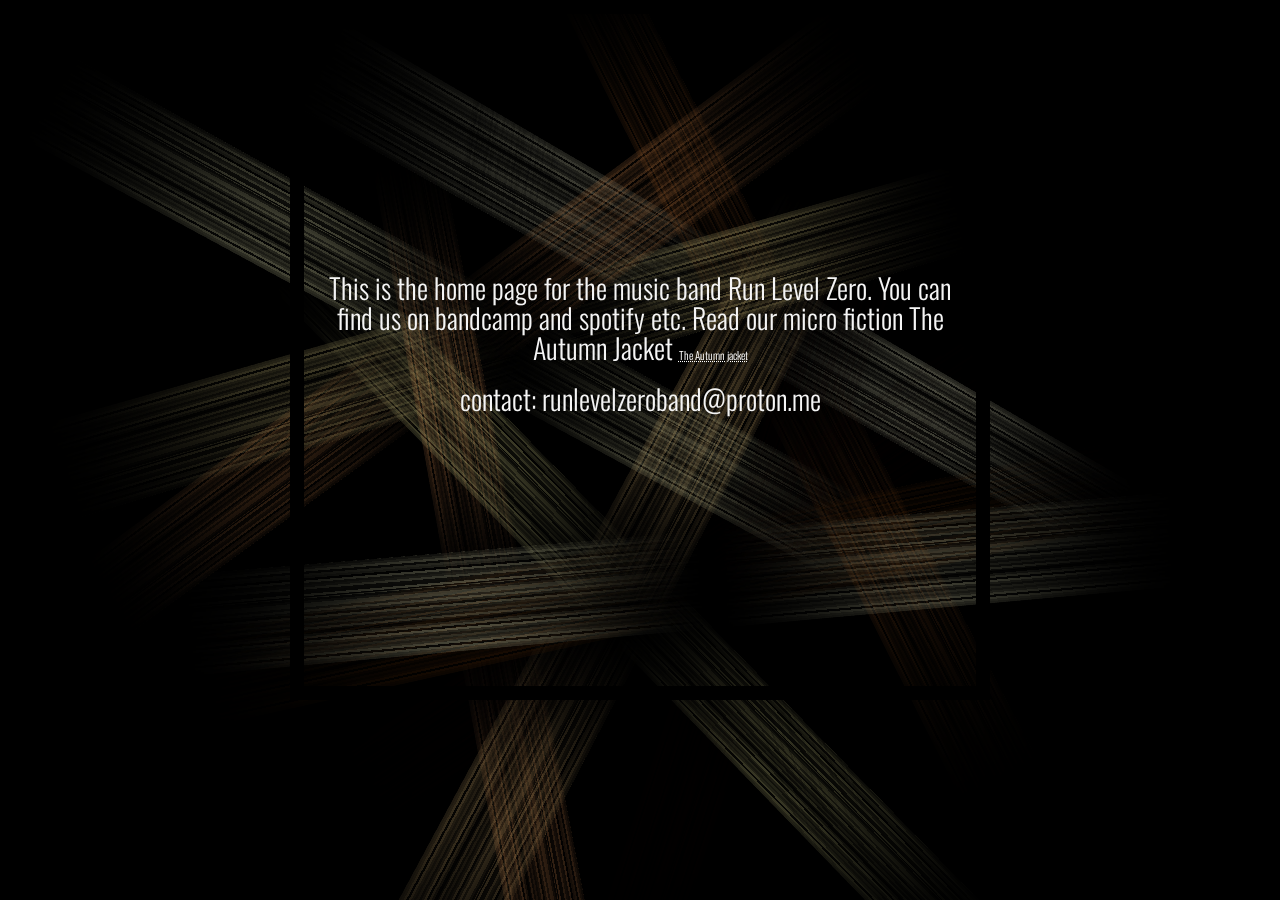
<file: index.html>
<!doctype html><html lang=en><meta charset=UTF-8><meta name=viewport content="width=device-width,initial-scale=1.0,user-scalable=no"><title>RUN LEVEL ZERO</title><link rel=preconnect href=https://fonts.googleapis.com><link rel=preconnect href=https://fonts.gstatic.com crossorigin><link href="https://fonts.googleapis.com/css2?family=Open+Sans:ital,wght@0,300..800;1,300..800&family=Oswald:wght@200..700&display=swap" rel=stylesheet><link rel=stylesheet href=/index_f6e4.6d5d31be.css><script data-farm-entry-script=true>function t(e){var r;return()=>(r||(r={exports:{}},"function"==typeof e?e(r,r.exports):e[Object.keys(e)[0]](r,r.exports)),r.exports)}(globalThis||window||global)["4b6f8beb5d28e5f6af150793b77121b9"]={},(globalThis||window||global)["4b6f8beb5d28e5f6af150793b77121b9"]={__FARM_TARGET_ENV__:"browser"},function(){function e(e,r,n){return r in e?Object.defineProperty(e,r,{value:n,enumerable:!0,configurable:!0,writable:!0}):e[r]=n,e}var r,n=t((e,r)=>{"use strict";e.exports=function(e){try{return!!e()}catch(e){return!0}}}),i=t((e,r)=>{"use strict";var i=n();e.exports=!i(function(){var e=(function(){}).bind();return"function"!=typeof e||e.hasOwnProperty("prototype")})}),o=t((e,r)=>{"use strict";var n=i(),o=Function.prototype,s=o.call,a=n&&o.bind.bind(s,s);e.exports=n?a:function(e){return function(){return s.apply(e,arguments)}}}),s=t((e,r)=>{"use strict";var n=Math.ceil,i=Math.floor;e.exports=Math.trunc||function(e){var r=+e;return(r>0?i:n)(r)}}),a=t((e,r)=>{"use strict";var n=s();e.exports=function(e){var r=+e;return r!=r||0===r?0:n(r)}}),u=t((e,r)=>{"use strict";var n=function(e){return e&&e.Math===Math&&e};e.exports=n("object"==typeof globalThis&&globalThis)||n("object"==typeof window&&window)||n("object"==typeof self&&self)||n("object"==typeof global&&global)||n("object"==typeof this&&this)||function(){return this}()||Function("return this")()}),c=t((e,r)=>{"use strict";e.exports=!1}),h=t((e,r)=>{"use strict";var n=u(),i=Object.defineProperty;e.exports=function(e,r){try{i(n,e,{value:r,configurable:!0,writable:!0})}catch(i){n[e]=r}return r}}),l=t((e,r)=>{"use strict";var n=c(),i=u(),o=h(),s="__core-js_shared__",a=e.exports=i[s]||o(s,{});(a.versions||(a.versions=[])).push({version:"3.37.1",mode:n?"pure":"global",copyright:"\xa9 2014-2024 Denis Pushkarev (zloirock.ru)",license:"https://github.com/zloirock/core-js/blob/v3.37.1/LICENSE",source:"https://github.com/zloirock/core-js"})}),f=t((e,r)=>{"use strict";var n=l();e.exports=function(e,r){return n[e]||(n[e]=r||{})}}),p=t((e,r)=>{"use strict";e.exports=function(e){return null==e}}),v=t((e,r)=>{"use strict";var n=p(),i=TypeError;e.exports=function(e){if(n(e))throw new i("Can't call method on "+e);return e}}),d=t((e,r)=>{"use strict";var n=v(),i=Object;e.exports=function(e){return i(n(e))}}),g=t((e,r)=>{"use strict";var n=o(),i=d(),s=n({}.hasOwnProperty);e.exports=Object.hasOwn||function(e,r){return s(i(e),r)}}),y=t((e,r)=>{"use strict";var n=o(),i=0,s=Math.random(),a=n(1..toString);e.exports=function(e){return"Symbol("+(void 0===e?"":e)+")_"+a(++i+s,36)}}),m=t((e,r)=>{"use strict";e.exports="undefined"!=typeof navigator&&String(navigator.userAgent)||""}),b=t((e,r)=>{"use strict";var n,i,o=u(),s=m(),a=o.process,c=o.Deno,h=a&&a.versions||c&&c.version,l=h&&h.v8;l&&(i=(n=l.split("."))[0]>0&&n[0]<4?1:+(n[0]+n[1])),!i&&s&&(!(n=s.match(/Edge\/(\d+)/))||n[1]>=74)&&(n=s.match(/Chrome\/(\d+)/))&&(i=+n[1]),e.exports=i}),w=t((e,r)=>{"use strict";var i=b(),o=n(),s=u().String;e.exports=!!Object.getOwnPropertySymbols&&!o(function(){var e=Symbol("symbol detection");return!s(e)||!(Object(e) instanceof Symbol)||!Symbol.sham&&i&&i<41})}),x=t((e,r)=>{"use strict";var n=w();e.exports=n&&!Symbol.sham&&"symbol"==typeof Symbol.iterator}),S=t((e,r)=>{"use strict";var n=u(),i=f(),o=g(),s=y(),a=w(),c=x(),h=n.Symbol,l=i("wks"),p=c?h.for||h:h&&h.withoutSetter||s;e.exports=function(e){return o(l,e)||(l[e]=a&&o(h,e)?h[e]:p("Symbol."+e)),l[e]}}),O=t((e,r)=>{"use strict";var n=S()("toStringTag"),i={};i[n]="z",e.exports="[object z]"===String(i)}),P=t((e,r)=>{"use strict";var n="object"==typeof document&&document.all;e.exports=void 0===n&&void 0!==n?function(e){return"function"==typeof e||e===n}:function(e){return"function"==typeof e}}),R=t((e,r)=>{"use strict";var n=o(),i=n({}.toString),s=n("".slice);e.exports=function(e){return s(i(e),8,-1)}}),j=t((e,r)=>{"use strict";var n=O(),i=P(),o=R(),s=S()("toStringTag"),a=Object,u="Arguments"===o(function(){return arguments}()),c=function(e,r){try{return e[r]}catch(e){}};e.exports=n?o:function(e){var r,n,h;return void 0===e?"Undefined":null===e?"Null":"string"==typeof(n=c(r=a(e),s))?n:u?o(r):"Object"===(h=o(r))&&i(r.callee)?"Arguments":h}}),_=t((e,r)=>{"use strict";var n=j(),i=String;e.exports=function(e){if("Symbol"===n(e))throw TypeError("Cannot convert a Symbol value to a string");return i(e)}}),E=t((e,r)=>{"use strict";var n=o(),i=a(),s=_(),u=v(),c=n("".charAt),h=n("".charCodeAt),l=n("".slice),f=function(e){return function(r,n){var o,a,f=s(u(r)),p=i(n),v=f.length;return p<0||p>=v?e?"":void 0:(o=h(f,p))<55296||o>56319||p+1===v||(a=h(f,p+1))<56320||a>57343?e?c(f,p):o:e?l(f,p,p+2):(o-55296<<10)+(a-56320)+65536}};e.exports={codeAt:f(!1),charAt:f(!0)}}),k=t((e,r)=>{"use strict";var n=u(),i=P(),o=n.WeakMap;e.exports=i(o)&&/native code/.test(String(o))}),L=t((e,r)=>{"use strict";var n=P();e.exports=function(e){return"object"==typeof e?null!==e:n(e)}}),T=t((e,r)=>{"use strict";var i=n();e.exports=!i(function(){return 7!==Object.defineProperty({},1,{get:function(){return 7}})[1]})}),C=t((e,r)=>{"use strict";var n=u(),i=L(),o=n.document,s=i(o)&&i(o.createElement);e.exports=function(e){return s?o.createElement(e):{}}}),A=t((e,r)=>{"use strict";var i=T(),o=n(),s=C();e.exports=!i&&!o(function(){return 7!==Object.defineProperty(s("div"),"a",{get:function(){return 7}}).a})}),I=t((e,r)=>{"use strict";var i=T(),o=n();e.exports=i&&o(function(){return 42!==Object.defineProperty(function(){},"prototype",{value:42,writable:!1}).prototype})}),U=t((e,r)=>{"use strict";var n=L(),i=String,o=TypeError;e.exports=function(e){if(n(e))return e;throw new o(i(e)+" is not an object")}}),M=t((e,r)=>{"use strict";var n=i(),o=Function.prototype.call;e.exports=n?o.bind(o):function(){return o.apply(o,arguments)}}),F=t((e,r)=>{"use strict";var n=u(),i=P();e.exports=function(e,r){var o;return arguments.length<2?i(o=n[e])?o:void 0:n[e]&&n[e][r]}}),q=t((e,r)=>{"use strict";var n=o();e.exports=n({}.isPrototypeOf)}),D=t((e,r)=>{"use strict";var n=F(),i=P(),o=q(),s=x(),a=Object;e.exports=s?function(e){return"symbol"==typeof e}:function(e){var r=n("Symbol");return i(r)&&o(r.prototype,a(e))}}),z=t((e,r)=>{"use strict";var n=String;e.exports=function(e){try{return n(e)}catch(e){return"Object"}}}),N=t((e,r)=>{"use strict";var n=P(),i=z(),o=TypeError;e.exports=function(e){if(n(e))return e;throw new o(i(e)+" is not a function")}}),B=t((e,r)=>{"use strict";var n=N(),i=p();e.exports=function(e,r){var o=e[r];return i(o)?void 0:n(o)}}),H=t((e,r)=>{"use strict";var n=M(),i=P(),o=L(),s=TypeError;e.exports=function(e,r){var a,u;if("string"===r&&i(a=e.toString)&&!o(u=n(a,e))||i(a=e.valueOf)&&!o(u=n(a,e))||"string"!==r&&i(a=e.toString)&&!o(u=n(a,e)))return u;throw new s("Can't convert object to primitive value")}}),$=t((e,r)=>{"use strict";var n=M(),i=L(),o=D(),s=B(),a=H(),u=S(),c=TypeError,h=u("toPrimitive");e.exports=function(e,r){if(!i(e)||o(e))return e;var u,l=s(e,h);if(l){if(void 0===r&&(r="default"),!i(u=n(l,e,r))||o(u))return u;throw new c("Can't convert object to primitive value")}return void 0===r&&(r="number"),a(e,r)}}),G=t((e,r)=>{"use strict";var n=$(),i=D();e.exports=function(e){var r=n(e,"string");return i(r)?r:r+""}}),W=t((e,r)=>{"use strict";var n=T(),i=A(),o=I(),s=U(),a=G(),u=TypeError,c=Object.defineProperty,h=Object.getOwnPropertyDescriptor,l="enumerable",f="configurable",p="writable";r.f=n?o?function(e,r,n){if(s(e),r=a(r),s(n),"function"==typeof e&&"prototype"===r&&"value"in n&&p in n&&!n[p]){var i=h(e,r);i&&i[p]&&(e[r]=n.value,n={configurable:f in n?n[f]:i[f],enumerable:l in n?n[l]:i[l],writable:!1})}return c(e,r,n)}:c:function(e,r,n){if(s(e),r=a(r),s(n),i)try{return c(e,r,n)}catch(e){}if("get"in n||"set"in n)throw new u("Accessors not supported");return"value"in n&&(e[r]=n.value),e}}),V=t((e,r)=>{"use strict";e.exports=function(e,r){return{enumerable:!(1&e),configurable:!(2&e),writable:!(4&e),value:r}}}),K=t((e,r)=>{"use strict";var n=T(),i=W(),o=V();e.exports=n?function(e,r,n){return i.f(e,r,o(1,n))}:function(e,r,n){return e[r]=n,e}}),Y=t((e,r)=>{"use strict";var n=f(),i=y(),o=n("keys");e.exports=function(e){return o[e]||(o[e]=i(e))}}),J=t((e,r)=>{"use strict";e.exports={}}),X=t((e,r)=>{"use strict";var n,i,o,s=k(),a=u(),c=L(),h=K(),f=g(),p=l(),v=Y(),d=J(),y="Object already initialized",m=a.TypeError,b=a.WeakMap;if(s||p.state){var w=p.state||(p.state=new b);w.get=w.get,w.has=w.has,w.set=w.set,n=function(e,r){if(w.has(e))throw new m(y);return r.facade=e,w.set(e,r),r},i=function(e){return w.get(e)||{}},o=function(e){return w.has(e)}}else{var x=v("state");d[x]=!0,n=function(e,r){if(f(e,x))throw new m(y);return r.facade=e,h(e,x,r),r},i=function(e){return f(e,x)?e[x]:{}},o=function(e){return f(e,x)}}e.exports={set:n,get:i,has:o,enforce:function(e){return o(e)?i(e):n(e,{})},getterFor:function(e){return function(r){var n;if(!c(r)||(n=i(r)).type!==e)throw new m("Incompatible receiver, "+e+" required");return n}}}}),Q=t((e,r)=>{"use strict";var n={}.propertyIsEnumerable,i=Object.getOwnPropertyDescriptor,o=i&&!n.call({1:2},1);r.f=o?function(e){var r=i(this,e);return!!r&&r.enumerable}:n}),Z=t((e,r)=>{"use strict";var i=o(),s=n(),a=R(),u=Object,c=i("".split);e.exports=s(function(){return!u("z").propertyIsEnumerable(0)})?function(e){return"String"===a(e)?c(e,""):u(e)}:u}),tt=t((e,r)=>{"use strict";var n=Z(),i=v();e.exports=function(e){return n(i(e))}}),te=t((e,r)=>{"use strict";var n=T(),i=M(),o=Q(),s=V(),a=tt(),u=G(),c=g(),h=A(),l=Object.getOwnPropertyDescriptor;r.f=n?l:function(e,r){if(e=a(e),r=u(r),h)try{return l(e,r)}catch(e){}if(c(e,r))return s(!i(o.f,e,r),e[r])}}),tr=t((e,r)=>{"use strict";var n=T(),i=g(),o=Function.prototype,s=n&&Object.getOwnPropertyDescriptor,a=i(o,"name"),u=a&&(!n||n&&s(o,"name").configurable);e.exports={EXISTS:a,PROPER:a&&"something"===(function(){}).name,CONFIGURABLE:u}}),tn=t((e,r)=>{"use strict";var n=o(),i=P(),s=l(),a=n(Function.toString);i(s.inspectSource)||(s.inspectSource=function(e){return a(e)}),e.exports=s.inspectSource}),ti=t((e,r)=>{"use strict";var i=o(),s=n(),a=P(),u=g(),c=T(),h=tr().CONFIGURABLE,l=tn(),f=X(),p=f.enforce,v=f.get,d=String,y=Object.defineProperty,m=i("".slice),b=i("".replace),w=i([].join),x=c&&!s(function(){return 8!==y(function(){},"length",{value:8}).length}),S=String(String).split("String"),O=e.exports=function(e,r,n){"Symbol("===m(d(r),0,7)&&(r="["+b(d(r),/^Symbol\(([^)]*)\).*$/,"$1")+"]"),n&&n.getter&&(r="get "+r),n&&n.setter&&(r="set "+r),(!u(e,"name")||h&&e.name!==r)&&(c?y(e,"name",{value:r,configurable:!0}):e.name=r),x&&n&&u(n,"arity")&&e.length!==n.arity&&y(e,"length",{value:n.arity});try{n&&u(n,"constructor")&&n.constructor?c&&y(e,"prototype",{writable:!1}):e.prototype&&(e.prototype=void 0)}catch(e){}var i=p(e);return u(i,"source")||(i.source=w(S,"string"==typeof r?r:"")),e};Function.prototype.toString=O(function(){return a(this)&&v(this).source||l(this)},"toString")}),to=t((e,r)=>{"use strict";var n=P(),i=W(),o=ti(),s=h();e.exports=function(e,r,a,u){u||(u={});var c=u.enumerable,h=void 0!==u.name?u.name:r;if(n(a)&&o(a,h,u),u.global)c?e[r]=a:s(r,a);else{try{u.unsafe?e[r]&&(c=!0):delete e[r]}catch(e){}c?e[r]=a:i.f(e,r,{value:a,enumerable:!1,configurable:!u.nonConfigurable,writable:!u.nonWritable})}return e}}),ts=t((e,r)=>{"use strict";var n=a(),i=Math.max,o=Math.min;e.exports=function(e,r){var s=n(e);return s<0?i(s+r,0):o(s,r)}}),ta=t((e,r)=>{"use strict";var n=a(),i=Math.min;e.exports=function(e){var r=n(e);return r>0?i(r,9007199254740991):0}}),tu=t((e,r)=>{"use strict";var n=ta();e.exports=function(e){return n(e.length)}}),tc=t((e,r)=>{"use strict";var n=tt(),i=ts(),o=tu(),s=function(e){return function(r,s,a){var u,c=n(r),h=o(c);if(0===h)return!e&&-1;var l=i(a,h);if(e&&s!=s){for(;h>l;)if((u=c[l++])!=u)return!0}else for(;h>l;l++)if((e||l in c)&&c[l]===s)return e||l||0;return!e&&-1}};e.exports={includes:s(!0),indexOf:s(!1)}}),th=t((e,r)=>{"use strict";var n=o(),i=g(),s=tt(),a=tc().indexOf,u=J(),c=n([].push);e.exports=function(e,r){var n,o=s(e),h=0,l=[];for(n in o)!i(u,n)&&i(o,n)&&c(l,n);for(;r.length>h;)i(o,n=r[h++])&&(~a(l,n)||c(l,n));return l}}),tl=t((e,r)=>{"use strict";e.exports=["constructor","hasOwnProperty","isPrototypeOf","propertyIsEnumerable","toLocaleString","toString","valueOf"]}),tf=t((e,r)=>{"use strict";var n=th(),i=tl().concat("length","prototype");r.f=Object.getOwnPropertyNames||function(e){return n(e,i)}}),tp=t((e,r)=>{"use strict";r.f=Object.getOwnPropertySymbols}),tv=t((e,r)=>{"use strict";var n=F(),i=o(),s=tf(),a=tp(),u=U(),c=i([].concat);e.exports=n("Reflect","ownKeys")||function(e){var r=s.f(u(e)),n=a.f;return n?c(r,n(e)):r}}),td=t((e,r)=>{"use strict";var n=g(),i=tv(),o=te(),s=W();e.exports=function(e,r,a){for(var u=i(r),c=s.f,h=o.f,l=0;l<u.length;l++){var f=u[l];n(e,f)||a&&n(a,f)||c(e,f,h(r,f))}}}),tg=t((e,r)=>{"use strict";var i=n(),o=P(),s=/#|\.prototype\./,a=function(e,r){var n=c[u(e)];return n===l||n!==h&&(o(r)?i(r):!!r)},u=a.normalize=function(e){return String(e).replace(s,".").toLowerCase()},c=a.data={},h=a.NATIVE="N",l=a.POLYFILL="P";e.exports=a}),ty=t((e,r)=>{"use strict";var n=u(),i=te().f,o=K(),s=to(),a=h(),c=td(),l=tg();e.exports=function(e,r){var u,h,f,p,v,d=e.target,g=e.global,y=e.stat;if(u=g?n:y?n[d]||a(d,{}):n[d]&&n[d].prototype)for(h in r){if(p=r[h],f=e.dontCallGetSet?(v=i(u,h))&&v.value:u[h],!l(g?h:d+(y?".":"#")+h,e.forced)&&void 0!==f){if(typeof p==typeof f)continue;c(p,f)}(e.sham||f&&f.sham)&&o(p,"sham",!0),s(u,h,p,e)}}}),tm=t((e,r)=>{"use strict";var n=th(),i=tl();e.exports=Object.keys||function(e){return n(e,i)}}),tb=t((e,r)=>{"use strict";var n=T(),i=I(),o=W(),s=U(),a=tt(),u=tm();r.f=n&&!i?Object.defineProperties:function(e,r){s(e);for(var n,i=a(r),c=u(r),h=c.length,l=0;h>l;)o.f(e,n=c[l++],i[n]);return e}}),tw=t((e,r)=>{"use strict";var n=F();e.exports=n("document","documentElement")}),tx=t((e,r)=>{"use strict";var n,i=U(),o=tb(),s=tl(),a=J(),u=tw(),c=C(),h=Y(),l="prototype",f="script",p=h("IE_PROTO"),v=function(){},d=function(e){return"<"+f+">"+e+"</"+f+">"},g=function(e){e.write(d("")),e.close();var r=e.parentWindow.Object;return e=null,r},y=function(){var e,r=c("iframe");return r.style.display="none",u.appendChild(r),r.src=String("java"+f+":"),(e=r.contentWindow.document).open(),e.write(d("document.F=Object")),e.close(),e.F},m=function(){try{n=new ActiveXObject("htmlfile")}catch(e){}m="undefined"!=typeof document?document.domain&&n?g(n):y():g(n);for(var e=s.length;e--;)delete m[l][s[e]];return m()};a[p]=!0,e.exports=Object.create||function(e,r){var n;return null!==e?(v[l]=i(e),n=new v,v[l]=null,n[p]=e):n=m(),void 0===r?n:o.f(n,r)}}),tS=t((e,r)=>{"use strict";var i=n();e.exports=!i(function(){function e(){}return e.prototype.constructor=null,Object.getPrototypeOf(new e)!==e.prototype})}),tO=t((e,r)=>{"use strict";var n=g(),i=P(),o=d(),s=Y(),a=tS(),u=s("IE_PROTO"),c=Object,h=c.prototype;e.exports=a?c.getPrototypeOf:function(e){var r=o(e);if(n(r,u))return r[u];var s=r.constructor;return i(s)&&r instanceof s?s.prototype:r instanceof c?h:null}}),tP=t((e,r)=>{"use strict";var i,o,s,a=n(),u=P(),h=L(),l=tx(),f=tO(),p=to(),v=S(),d=c(),g=v("iterator"),y=!1;[].keys&&("next"in(s=[].keys())?(o=f(f(s)))!==Object.prototype&&(i=o):y=!0),!h(i)||a(function(){var e={};return i[g].call(e)!==e})?i={}:d&&(i=l(i)),u(i[g])||p(i,g,function(){return this}),e.exports={IteratorPrototype:i,BUGGY_SAFARI_ITERATORS:y}}),tR=t((e,r)=>{"use strict";var n=W().f,i=g(),o=S()("toStringTag");e.exports=function(e,r,s){e&&!s&&(e=e.prototype),e&&!i(e,o)&&n(e,o,{configurable:!0,value:r})}}),tj=t((e,r)=>{"use strict";e.exports={}}),t_=t((e,r)=>{"use strict";var n=tP().IteratorPrototype,i=tx(),o=V(),s=tR(),a=tj(),u=function(){return this};e.exports=function(e,r,c,h){var l=r+" Iterator";return e.prototype=i(n,{next:o(+!h,c)}),s(e,l,!1,!0),a[l]=u,e}}),tE=t((e,r)=>{"use strict";var n=o(),i=N();e.exports=function(e,r,o){try{return n(i(Object.getOwnPropertyDescriptor(e,r)[o]))}catch(e){}}}),tk=t((e,r)=>{"use strict";var n=L();e.exports=function(e){return n(e)||null===e}}),tL=t((e,r)=>{"use strict";var n=tk(),i=String,o=TypeError;e.exports=function(e){if(n(e))return e;throw new o("Can't set "+i(e)+" as a prototype")}}),tT=t((e,r)=>{"use strict";var n=tE(),i=L(),o=v(),s=tL();e.exports=Object.setPrototypeOf||("__proto__"in{}?function(){var e,r=!1,a={};try{(e=n(Object.prototype,"__proto__","set"))(a,[]),r=a instanceof Array}catch(e){}return function(n,a){return o(n),s(a),i(n)&&(r?e(n,a):n.__proto__=a),n}}():void 0)}),tC=t((e,r)=>{"use strict";var n=ty(),i=M(),o=c(),s=tr(),a=P(),u=t_(),h=tO(),l=tT(),f=tR(),p=K(),v=to(),d=S(),g=tj(),y=tP(),m=s.PROPER,b=s.CONFIGURABLE,w=y.IteratorPrototype,x=y.BUGGY_SAFARI_ITERATORS,O=d("iterator"),R="keys",j="values",_="entries",E=function(){return this};e.exports=function(e,r,s,c,d,y,S){u(s,r,c);var P,k,L,T=function(e){if(e===d&&M)return M;if(!x&&e&&e in I)return I[e];switch(e){case R:case j:case _:return function(){return new s(this,e)}}return function(){return new s(this)}},C=r+" Iterator",A=!1,I=e.prototype,U=I[O]||I["@@iterator"]||d&&I[d],M=!x&&U||T(d),F="Array"===r&&I.entries||U;if(F&&(P=h(F.call(new e)))!==Object.prototype&&P.next&&(o||h(P)===w||(l?l(P,w):a(P[O])||v(P,O,E)),f(P,C,!0,!0),o&&(g[C]=E)),m&&d===j&&U&&U.name!==j&&(!o&&b?p(I,"name",j):(A=!0,M=function(){return i(U,this)})),d){if(k={values:T(j),keys:y?M:T(R),entries:T(_)},S)for(L in k)!x&&!A&&L in I||v(I,L,k[L]);else n({target:r,proto:!0,forced:x||A},k)}return(!o||S)&&I[O]!==M&&v(I,O,M,{name:d}),g[r]=M,k}}),tA=t((e,r)=>{"use strict";e.exports=function(e,r){return{value:e,done:r}}}),tI=t((e,r)=>{"use strict";var n=E().charAt,i=_(),o=X(),s=tC(),a=tA(),u="String Iterator",c=o.set,h=o.getterFor(u);s(String,"String",function(e){c(this,{type:u,string:i(e),index:0})},function(){var e,r=h(this),i=r.string,o=r.index;return o>=i.length?a(void 0,!0):(e=n(i,o),r.index+=e.length,a(e,!1))})}),tU=t((e,r)=>{"use strict";var i=n(),o=S(),s=T(),a=c(),u=o("iterator");e.exports=!i(function(){var e=new URL("b?a=1&b=2&c=3","http://a"),r=e.searchParams,n=new URLSearchParams("a=1&a=2&b=3"),i="";return e.pathname="c%20d",r.forEach(function(e,n){r.delete("b"),i+=n+e}),n.delete("a",2),n.delete("b",void 0),a&&(!e.toJSON||!n.has("a",1)||n.has("a",2)||!n.has("a",void 0)||n.has("b"))||!r.size&&(a||!s)||!r.sort||"http://a/c%20d?a=1&c=3"!==e.href||"3"!==r.get("c")||"a=1"!==String(new URLSearchParams("?a=1"))||!r[u]||"a"!==new URL("https://a@b").username||"b"!==new URLSearchParams(new URLSearchParams("a=b")).get("a")||"xn--e1aybc"!==new URL("http://тест").host||"#%D0%B1"!==new URL("http://a#б").hash||"a1c3"!==i||"x"!==new URL("http://x",void 0).host})}),tM=t((e,r)=>{"use strict";var n=R(),i=o();e.exports=function(e){if("Function"===n(e))return i(e)}}),tF=t((e,r)=>{"use strict";var n=tM(),o=N(),s=i(),a=n(n.bind);e.exports=function(e,r){return o(e),void 0===r?e:s?a(e,r):function(){return e.apply(r,arguments)}}}),tq=t((e,r)=>{"use strict";var n=ti(),i=W();e.exports=function(e,r,o){return o.get&&n(o.get,r,{getter:!0}),o.set&&n(o.set,r,{setter:!0}),i.f(e,r,o)}}),tD=t((e,r)=>{"use strict";var n=q(),i=TypeError;e.exports=function(e,r){if(n(r,e))return e;throw new i("Incorrect invocation")}}),tz=t((e,r)=>{"use strict";var i=T(),s=o(),a=M(),u=n(),c=tm(),h=tp(),l=Q(),f=d(),p=Z(),v=Object.assign,g=Object.defineProperty,y=s([].concat);e.exports=!v||u(function(){if(i&&1!==v({b:1},v(g({},"a",{enumerable:!0,get:function(){g(this,"b",{value:3,enumerable:!1})}}),{b:2})).b)return!0;var e={},r={},n=Symbol("assign detection"),o="abcdefghijklmnopqrst";return e[n]=7,o.split("").forEach(function(e){r[e]=e}),7!==v({},e)[n]||c(v({},r)).join("")!==o})?function(e,r){for(var n=f(e),o=arguments.length,s=1,u=h.f,v=l.f;o>s;)for(var d,g=p(arguments[s++]),m=u?y(c(g),u(g)):c(g),b=m.length,w=0;b>w;)d=m[w++],(!i||a(v,g,d))&&(n[d]=g[d]);return n}:v}),tN=t((e,r)=>{"use strict";var n=M(),i=U(),o=B();e.exports=function(e,r,s){var a,u;i(e);try{if(!(a=o(e,"return"))){if("throw"===r)throw s;return s}a=n(a,e)}catch(e){u=!0,a=e}if("throw"===r)throw s;if(u)throw a;return i(a),s}}),tB=t((e,r)=>{"use strict";var n=U(),i=tN();e.exports=function(e,r,o,s){try{return s?r(n(o)[0],o[1]):r(o)}catch(r){i(e,"throw",r)}}}),tH=t((e,r)=>{"use strict";var n=S(),i=tj(),o=n("iterator"),s=Array.prototype;e.exports=function(e){return void 0!==e&&(i.Array===e||s[o]===e)}}),t$=t((e,r)=>{"use strict";var i=o(),s=n(),a=P(),u=j(),c=F(),h=tn(),l=function(){},f=c("Reflect","construct"),p=/^\s*(?:class|function)\b/,v=i(p.exec),d=!p.test(l),g=function(e){if(!a(e))return!1;try{return f(l,[],e),!0}catch(e){return!1}},y=function(e){if(!a(e))return!1;switch(u(e)){case"AsyncFunction":case"GeneratorFunction":case"AsyncGeneratorFunction":return!1}try{return d||!!v(p,h(e))}catch(e){return!0}};y.sham=!0,e.exports=!f||s(function(){var e;return g(g.call)||!g(Object)||!g(function(){e=!0})||e})?y:g}),tG=t((e,r)=>{"use strict";var n=T(),i=W(),o=V();e.exports=function(e,r,s){n?i.f(e,r,o(0,s)):e[r]=s}}),tW=t((e,r)=>{"use strict";var n=j(),i=B(),o=p(),s=tj(),a=S()("iterator");e.exports=function(e){if(!o(e))return i(e,a)||i(e,"@@iterator")||s[n(e)]}}),tV=t((e,r)=>{"use strict";var n=M(),i=N(),o=U(),s=z(),a=tW(),u=TypeError;e.exports=function(e,r){var c=arguments.length<2?a(e):r;if(i(c))return o(n(c,e));throw new u(s(e)+" is not iterable")}}),tK=t((e,r)=>{"use strict";var n=tF(),i=M(),o=d(),s=tB(),a=tH(),u=t$(),c=tu(),h=tG(),l=tV(),f=tW(),p=Array;e.exports=function(e){var r,v,d,g,y,m,b=o(e),w=u(this),x=arguments.length,S=x>1?arguments[1]:void 0,O=void 0!==S;O&&(S=n(S,x>2?arguments[2]:void 0));var P=f(b),R=0;if(P&&!(this===p&&a(P)))for(v=w?new this:[],y=(g=l(b,P)).next;!(d=i(y,g)).done;R++)m=O?s(g,S,[d.value,R],!0):d.value,h(v,R,m);else for(r=c(b),v=w?new this(r):p(r);r>R;R++)m=O?S(b[R],R):b[R],h(v,R,m);return v.length=R,v}}),tY=t((e,r)=>{"use strict";var n=o();e.exports=n([].slice)}),tJ=t((e,r)=>{"use strict";var n=o(),i=/[^\0-\u007E]/,s=/[.\u3002\uFF0E\uFF61]/g,a="Overflow: input needs wider integers to process",u=RangeError,c=n(s.exec),h=Math.floor,l=String.fromCharCode,f=n("".charCodeAt),p=n([].join),v=n([].push),d=n("".replace),g=n("".split),y=n("".toLowerCase),m=function(e){for(var r=[],n=0,i=e.length;n<i;){var o=f(e,n++);if(o>=55296&&o<=56319&&n<i){var s=f(e,n++);(64512&s)==56320?v(r,((1023&o)<<10)+(1023&s)+65536):(v(r,o),n--)}else v(r,o)}return r},b=function(e){return e+22+75*(e<26)},w=function(e,r,n){var i=0;for(e=n?h(e/700):e>>1,e+=h(e/r);e>455;)e=h(e/35),i+=36;return h(i+36*e/(e+38))},x=function(e){var r,n,i=[],o=(e=m(e)).length,s=128,c=0,f=72;for(r=0;r<e.length;r++)(n=e[r])<128&&v(i,l(n));var d=i.length,g=d;for(d&&v(i,"-");g<o;){var y=2147483647;for(r=0;r<e.length;r++)(n=e[r])>=s&&n<y&&(y=n);var x=g+1;if(y-s>h((2147483647-c)/x))throw new u(a);for(c+=(y-s)*x,s=y,r=0;r<e.length;r++){if((n=e[r])<s&&++c>2147483647)throw new u(a);if(n===s){for(var S=c,O=36;;){var P=O<=f?1:O>=f+26?26:O-f;if(S<P)break;var R=S-P,j=36-P;v(i,l(b(P+R%j))),S=h(R/j),O+=36}v(i,l(b(S))),f=w(c,x,g===d),c=0,g++}}c++,s++}return p(i,"")};e.exports=function(e){var r,n,o=[],a=g(d(y(e),s,"."),".");for(r=0;r<a.length;r++)v(o,c(i,n=a[r])?"xn--"+x(n):n);return p(o,".")}}),tX=t((e,r)=>{"use strict";var n=TypeError;e.exports=function(e,r){if(e<r)throw new n("Not enough arguments");return e}}),tQ=t((e,r)=>{"use strict";var n=S(),i=tx(),o=W().f,s=n("unscopables"),a=Array.prototype;void 0===a[s]&&o(a,s,{configurable:!0,value:i(null)}),e.exports=function(e){a[s][e]=!0}}),tZ=t((e,r)=>{"use strict";var n=tt(),i=tQ(),o=tj(),s=X(),a=W().f,u=tC(),h=tA(),l=c(),f=T(),p="Array Iterator",v=s.set,d=s.getterFor(p);e.exports=u(Array,"Array",function(e,r){v(this,{type:p,target:n(e),index:0,kind:r})},function(){var e=d(this),r=e.target,n=e.index++;if(!r||n>=r.length)return e.target=void 0,h(void 0,!0);switch(e.kind){case"keys":return h(n,!1);case"values":return h(r[n],!1)}return h([n,r[n]],!1)},"values");var g=o.Arguments=o.Array;if(i("keys"),i("values"),i("entries"),!l&&f&&"values"!==g.name)try{a(g,"name",{value:"values"})}catch(e){}}),t0=t((e,r)=>{"use strict";var n=u(),i=T(),o=Object.getOwnPropertyDescriptor;e.exports=function(e){if(!i)return n[e];var r=o(n,e);return r&&r.value}}),t1=t((e,r)=>{"use strict";var n=to();e.exports=function(e,r,i){for(var o in r)n(e,o,r[o],i);return e}}),t2=t((e,r)=>{"use strict";var n=tY(),i=Math.floor,o=function(e,r){var s=e.length;if(s<8)for(var a,u,c=1;c<s;){for(u=c,a=e[c];u&&r(e[u-1],a)>0;)e[u]=e[--u];u!==c++&&(e[u]=a)}else for(var h=i(s/2),l=o(n(e,0,h),r),f=o(n(e,h),r),p=l.length,v=f.length,d=0,g=0;d<p||g<v;)e[d+g]=d<p&&g<v?0>=r(l[d],f[g])?l[d++]:f[g++]:d<p?l[d++]:f[g++];return e};e.exports=o}),t5=t((e,r)=>{"use strict";tZ();var n=ty(),i=u(),s=t0(),a=M(),c=o(),h=T(),l=tU(),f=to(),p=tq(),v=t1(),d=tR(),y=t_(),m=X(),b=tD(),w=P(),x=g(),O=tF(),R=j(),E=U(),k=L(),C=_(),A=tx(),I=V(),F=tV(),q=tW(),D=tA(),z=tX(),N=S(),B=t2(),H=N("iterator"),$="URLSearchParams",G=$+"Iterator",W=m.set,K=m.getterFor($),Y=m.getterFor(G),J=s("fetch"),Q=s("Request"),Z=s("Headers"),tt=Q&&Q.prototype,te=Z&&Z.prototype,tr=i.RegExp,tn=i.TypeError,ti=i.decodeURIComponent,ts=i.encodeURIComponent,ta=c("".charAt),tu=c([].join),tc=c([].push),th=c("".replace),tl=c([].shift),tf=c([].splice),tp=c("".split),tv=c("".slice),td=/\+/g,tg=[,,,,],tm=function(e){try{return ti(e)}catch(r){return e}},tb=function(e){var r,n=th(e,td," "),i=4;try{return ti(n)}catch(e){for(;i;)n=th(n,tg[(r=i--)-1]||(tg[r-1]=tr("((?:%[\\da-f]{2}){"+r+"})","gi")),tm);return n}},tw=/[!'()~]|%20/g,tS={"!":"%21","'":"%27","(":"%28",")":"%29","~":"%7E","%20":"+"},tO=function(e){return tS[e]},tP=function(e){return th(ts(e),tw,tO)},tj=y(function(e,r){W(this,{type:G,target:K(e).entries,index:0,kind:r})},$,function(){var e=Y(this),r=e.target,n=e.index++;if(!r||n>=r.length)return e.target=void 0,D(void 0,!0);var i=r[n];switch(e.kind){case"keys":return D(i.key,!1);case"values":return D(i.value,!1)}return D([i.key,i.value],!1)},!0),tE=function(e){this.entries=[],this.url=null,void 0!==e&&(k(e)?this.parseObject(e):this.parseQuery("string"==typeof e?"?"===ta(e,0)?tv(e,1):e:C(e)))};tE.prototype={type:$,bindURL:function(e){this.url=e,this.update()},parseObject:function(e){var r,n,i,o,s,u,c,h=this.entries,l=q(e);if(l)for(n=(r=F(e,l)).next;!(i=a(n,r)).done;){if((u=a(s=(o=F(E(i.value))).next,o)).done||(c=a(s,o)).done||!a(s,o).done)throw new tn("Expected sequence with length 2");tc(h,{key:C(u.value),value:C(c.value)})}else for(var f in e)x(e,f)&&tc(h,{key:f,value:C(e[f])})},parseQuery:function(e){if(e)for(var r,n,i=this.entries,o=tp(e,"&"),s=0;s<o.length;)(r=o[s++]).length&&tc(i,{key:tb(tl(n=tp(r,"="))),value:tb(tu(n,"="))})},serialize:function(){for(var e,r=this.entries,n=[],i=0;i<r.length;)tc(n,tP((e=r[i++]).key)+"="+tP(e.value));return tu(n,"&")},update:function(){this.entries.length=0,this.parseQuery(this.url.query)},updateURL:function(){this.url&&this.url.update()}};var tk=function(){b(this,tL);var e=arguments.length>0?arguments[0]:void 0,r=W(this,new tE(e));h||(this.size=r.entries.length)},tL=tk.prototype;if(v(tL,{append:function(e,r){var n=K(this);z(arguments.length,2),tc(n.entries,{key:C(e),value:C(r)}),!h&&this.length++,n.updateURL()},delete:function(e){for(var r=K(this),n=z(arguments.length,1),i=r.entries,o=C(e),s=n<2?void 0:arguments[1],a=void 0===s?s:C(s),u=0;u<i.length;){var c=i[u];if(c.key===o&&(void 0===a||c.value===a)){if(tf(i,u,1),void 0!==a)break}else u++}h||(this.size=i.length),r.updateURL()},get:function(e){var r=K(this).entries;z(arguments.length,1);for(var n=C(e),i=0;i<r.length;i++)if(r[i].key===n)return r[i].value;return null},getAll:function(e){var r=K(this).entries;z(arguments.length,1);for(var n=C(e),i=[],o=0;o<r.length;o++)r[o].key===n&&tc(i,r[o].value);return i},has:function(e){for(var r=K(this).entries,n=z(arguments.length,1),i=C(e),o=n<2?void 0:arguments[1],s=void 0===o?o:C(o),a=0;a<r.length;){var u=r[a++];if(u.key===i&&(void 0===s||u.value===s))return!0}return!1},set:function(e,r){var n,i=K(this);z(arguments.length,1);for(var o=i.entries,s=!1,a=C(e),u=C(r),c=0;c<o.length;c++)(n=o[c]).key===a&&(s?tf(o,c--,1):(s=!0,n.value=u));s||tc(o,{key:a,value:u}),h||(this.size=o.length),i.updateURL()},sort:function(){var e=K(this);B(e.entries,function(e,r){return e.key>r.key?1:-1}),e.updateURL()},forEach:function(e){for(var r,n=K(this).entries,i=O(e,arguments.length>1?arguments[1]:void 0),o=0;o<n.length;)i((r=n[o++]).value,r.key,this)},keys:function(){return new tj(this,"keys")},values:function(){return new tj(this,"values")},entries:function(){return new tj(this,"entries")}},{enumerable:!0}),f(tL,H,tL.entries,{name:"entries"}),f(tL,"toString",function(){return K(this).serialize()},{enumerable:!0}),h&&p(tL,"size",{get:function(){return K(this).entries.length},configurable:!0,enumerable:!0}),d(tk,$),n({global:!0,constructor:!0,forced:!l},{URLSearchParams:tk}),!l&&w(Z)){var tT=c(te.has),tC=c(te.set),tI=function(e){if(k(e)){var r,n=e.body;if(R(n)===$)return tT(r=e.headers?new Z(e.headers):new Z,"content-type")||tC(r,"content-type","application/x-www-form-urlencoded;charset=UTF-8"),A(e,{body:I(0,C(n)),headers:I(0,r)})}return e};if(w(J)&&n({global:!0,enumerable:!0,dontCallGetSet:!0,forced:!0},{fetch:function(e){return J(e,arguments.length>1?tI(arguments[1]):{})}}),w(Q)){var tM=function(e){return b(this,tt),new Q(e,arguments.length>1?tI(arguments[1]):{})};tt.constructor=tM,tM.prototype=tt,n({global:!0,constructor:!0,dontCallGetSet:!0,forced:!0},{Request:tM})}}e.exports={URLSearchParams:tk,getState:K}}),t6=t((e,r)=>{"use strict";tI();var n,i=ty(),s=T(),a=tU(),c=u(),h=tF(),l=o(),f=to(),p=tq(),v=tD(),d=g(),y=tz(),m=tK(),b=tY(),w=E().codeAt,x=tJ(),S=_(),O=tR(),P=tX(),R=t5(),j=X(),k=j.set,L=j.getterFor("URL"),C=R.URLSearchParams,A=R.getState,I=c.URL,U=c.TypeError,M=c.parseInt,F=Math.floor,q=Math.pow,D=l("".charAt),z=l(/./.exec),N=l([].join),B=l(1..toString),H=l([].pop),$=l([].push),G=l("".replace),W=l([].shift),V=l("".split),K=l("".slice),Y=l("".toLowerCase),J=l([].unshift),Q="Invalid scheme",Z="Invalid host",tt="Invalid port",te=/[a-z]/i,tr=/[\d+-.a-z]/i,tn=/\d/,ti=/^0x/i,ts=/^[0-7]+$/,ta=/^\d+$/,tu=/^[\da-f]+$/i,tc=/[\0\t\n\r #%/:<>?@[\\\]^|]/,th=/[\0\t\n\r #/:<>?@[\\\]^|]/,tl=/^[\u0000-\u0020]+/,tf=/(^|[^\u0000-\u0020])[\u0000-\u0020]+$/,tp=/[\t\n\r]/g,tv=function(e){var r,n,i,o,s,a,u,c=V(e,".");if(c.length&&""===c[c.length-1]&&c.length--,(r=c.length)>4)return e;for(i=0,n=[];i<r;i++){if(""===(o=c[i]))return e;if(s=10,o.length>1&&"0"===D(o,0)&&(s=z(ti,o)?16:8,o=K(o,8===s?1:2)),""===o)a=0;else{if(!z(10===s?ta:8===s?ts:tu,o))return e;a=M(o,s)}$(n,a)}for(i=0;i<r;i++)if(a=n[i],i===r-1){if(a>=q(256,5-r))return null}else if(a>255)return null;for(i=0,u=H(n);i<n.length;i++)u+=n[i]*q(256,3-i);return u},td=function(e){var r,n,i,o,s,a,u,c=[0,0,0,0,0,0,0,0],h=0,l=null,f=0,p=function(){return D(e,f)};if(":"===p()){if(":"!==D(e,1))return;f+=2,l=++h}for(;p();){if(8===h)return;if(":"===p()){if(null!==l)return;f++,l=++h;continue}for(r=n=0;n<4&&z(tu,p());)r=16*r+M(p(),16),f++,n++;if("."===p()){if(0===n||(f-=n,h>6))return;for(i=0;p();){if(o=null,i>0){if("."!==p()||!(i<4))return;f++}if(!z(tn,p()))return;for(;z(tn,p());){if(s=M(p(),10),null===o)o=s;else{if(0===o)return;o=10*o+s}if(o>255)return;f++}c[h]=256*c[h]+o,(2==++i||4===i)&&h++}if(4!==i)return;break}if(":"===p()){if(f++,!p())return}else if(p())return;c[h++]=r}if(null!==l)for(a=h-l,h=7;0!==h&&a>0;)u=c[h],c[h--]=c[l+a-1],c[l+--a]=u;else if(8!==h)return;return c},tg=function(e){for(var r=null,n=1,i=null,o=0,s=0;s<8;s++)0!==e[s]?(o>n&&(r=i,n=o),i=null,o=0):(null===i&&(i=s),++o);return o>n&&(r=i,n=o),r},tm=function(e){var r,n,i,o;if("number"==typeof e){for(n=0,r=[];n<4;n++)J(r,e%256),e=F(e/256);return N(r,".")}if("object"==typeof e){for(n=0,r="",i=tg(e);n<8;n++)(!o||0!==e[n])&&(o&&(o=!1),i===n?(r+=n?":":"::",o=!0):(r+=B(e[n],16),n<7&&(r+=":")));return"["+r+"]"}return e},tb={},tw=y({},tb,{" ":1,'"':1,"<":1,">":1,"`":1}),tx=y({},tw,{"#":1,"?":1,"{":1,"}":1}),tS=y({},tx,{"/":1,":":1,";":1,"=":1,"@":1,"[":1,"\\":1,"]":1,"^":1,"|":1}),tO=function(e,r){var n=w(e,0);return n>32&&n<127&&!d(r,e)?e:encodeURIComponent(e)},tP={ftp:21,file:null,http:80,https:443,ws:80,wss:443},tj=function(e,r){var n;return 2===e.length&&z(te,D(e,0))&&(":"===(n=D(e,1))||!r&&"|"===n)},t_=function(e){var r;return e.length>1&&tj(K(e,0,2))&&(2===e.length||"/"===(r=D(e,2))||"\\"===r||"?"===r||"#"===r)},tE={},tk={},tL={},tT={},tC={},tA={},tM={},tN={},tB={},tH={},t$={},tG={},tW={},tV={},tQ={},tZ={},t0={},t1={},t2={},t6={},t7={},t3=function(e,r,n){var i,o,s,a=S(e);if(r){if(o=this.parse(a))throw new U(o);this.searchParams=null}else{if(void 0!==n&&(i=new t3(n,!0)),o=this.parse(a,null,i))throw new U(o);(s=A(new C)).bindURL(this),this.searchParams=s}};t3.prototype={type:"URL",parse:function(e,r,i){var o=r||tE,s=0,a="",u=!1,c=!1,h=!1;for(e=S(e),r||(this.scheme="",this.username="",this.password="",this.host=null,this.port=null,this.path=[],this.query=null,this.fragment=null,this.cannotBeABaseURL=!1,e=G(e,tl,""),e=G(e,tf,"$1")),l=m(e=G(e,tp,""));s<=l.length;){switch(f=l[s],o){case tE:if(f&&z(te,f))a+=Y(f),o=tk;else{if(r)return Q;o=tL;continue}break;case tk:if(f&&(z(tr,f)||"+"===f||"-"===f||"."===f))a+=Y(f);else if(":"===f){if(r&&(this.isSpecial()!==d(tP,a)||"file"===a&&(this.includesCredentials()||null!==this.port)||"file"===this.scheme&&!this.host))return;if(this.scheme=a,r){this.isSpecial()&&tP[this.scheme]===this.port&&(this.port=null);return}a="","file"===this.scheme?o=tV:this.isSpecial()&&i&&i.scheme===this.scheme?o=tT:this.isSpecial()?o=tN:"/"===l[s+1]?(o=tC,s++):(this.cannotBeABaseURL=!0,$(this.path,""),o=t2)}else{if(r)return Q;a="",o=tL,s=0;continue}break;case tL:if(!i||i.cannotBeABaseURL&&"#"!==f)return Q;if(i.cannotBeABaseURL&&"#"===f){this.scheme=i.scheme,this.path=b(i.path),this.query=i.query,this.fragment="",this.cannotBeABaseURL=!0,o=t7;break}o="file"===i.scheme?tV:tA;continue;case tT:if("/"===f&&"/"===l[s+1])o=tB,s++;else{o=tA;continue}break;case tC:if("/"===f){o=tH;break}o=t1;continue;case tA:if(this.scheme=i.scheme,f===n)this.username=i.username,this.password=i.password,this.host=i.host,this.port=i.port,this.path=b(i.path),this.query=i.query;else if("/"===f||"\\"===f&&this.isSpecial())o=tM;else if("?"===f)this.username=i.username,this.password=i.password,this.host=i.host,this.port=i.port,this.path=b(i.path),this.query="",o=t6;else if("#"===f)this.username=i.username,this.password=i.password,this.host=i.host,this.port=i.port,this.path=b(i.path),this.query=i.query,this.fragment="",o=t7;else{this.username=i.username,this.password=i.password,this.host=i.host,this.port=i.port,this.path=b(i.path),this.path.length--,o=t1;continue}break;case tM:if(this.isSpecial()&&("/"===f||"\\"===f))o=tB;else if("/"===f)o=tH;else{this.username=i.username,this.password=i.password,this.host=i.host,this.port=i.port,o=t1;continue}break;case tN:if(o=tB,"/"!==f||"/"!==D(a,s+1))continue;s++;break;case tB:if("/"!==f&&"\\"!==f){o=tH;continue}break;case tH:if("@"===f){u&&(a="%40"+a),u=!0,p=m(a);for(var l,f,p,v,g,y,w=0;w<p.length;w++){var x=p[w];if(":"===x&&!h){h=!0;continue}var O=tO(x,tS);h?this.password+=O:this.username+=O}a=""}else if(f===n||"/"===f||"?"===f||"#"===f||"\\"===f&&this.isSpecial()){if(u&&""===a)return"Invalid authority";s-=m(a).length+1,a="",o=t$}else a+=f;break;case t$:case tG:if(r&&"file"===this.scheme){o=tZ;continue}if(":"!==f||c){if(f===n||"/"===f||"?"===f||"#"===f||"\\"===f&&this.isSpecial()){if(this.isSpecial()&&""===a)return Z;if(r&&""===a&&(this.includesCredentials()||null!==this.port))return;if(v=this.parseHost(a))return v;if(a="",o=t0,r)return;continue}"["===f?c=!0:"]"===f&&(c=!1),a+=f}else{if(""===a)return Z;if(v=this.parseHost(a))return v;if(a="",o=tW,r===tG)return}break;case tW:if(z(tn,f))a+=f;else{if(!(f===n||"/"===f||"?"===f||"#"===f||"\\"===f&&this.isSpecial())&&!r)return tt;if(""!==a){var P=M(a,10);if(P>65535)return tt;this.port=this.isSpecial()&&P===tP[this.scheme]?null:P,a=""}if(r)return;o=t0;continue}break;case tV:if(this.scheme="file","/"===f||"\\"===f)o=tQ;else if(i&&"file"===i.scheme)switch(f){case n:this.host=i.host,this.path=b(i.path),this.query=i.query;break;case"?":this.host=i.host,this.path=b(i.path),this.query="",o=t6;break;case"#":this.host=i.host,this.path=b(i.path),this.query=i.query,this.fragment="",o=t7;break;default:t_(N(b(l,s),""))||(this.host=i.host,this.path=b(i.path),this.shortenPath()),o=t1;continue}else{o=t1;continue}break;case tQ:if("/"===f||"\\"===f){o=tZ;break}i&&"file"===i.scheme&&!t_(N(b(l,s),""))&&(tj(i.path[0],!0)?$(this.path,i.path[0]):this.host=i.host),o=t1;continue;case tZ:if(f===n||"/"===f||"\\"===f||"?"===f||"#"===f){if(!r&&tj(a))o=t1;else if(""===a){if(this.host="",r)return;o=t0}else{if(v=this.parseHost(a))return v;if("localhost"===this.host&&(this.host=""),r)return;a="",o=t0}continue}a+=f;break;case t0:if(this.isSpecial()){if(o=t1,"/"!==f&&"\\"!==f)continue}else if(r||"?"!==f){if(r||"#"!==f){if(f!==n&&(o=t1,"/"!==f))continue}else this.fragment="",o=t7}else this.query="",o=t6;break;case t1:if(f===n||"/"===f||"\\"===f&&this.isSpecial()||!r&&("?"===f||"#"===f)){if(".."===(g=Y(g=a))||"%2e."===g||".%2e"===g||"%2e%2e"===g?(this.shortenPath(),"/"===f||"\\"===f&&this.isSpecial()||$(this.path,"")):"."===(y=a)||"%2e"===Y(y)?"/"===f||"\\"===f&&this.isSpecial()||$(this.path,""):("file"===this.scheme&&!this.path.length&&tj(a)&&(this.host&&(this.host=""),a=D(a,0)+":"),$(this.path,a)),a="","file"===this.scheme&&(f===n||"?"===f||"#"===f))for(;this.path.length>1&&""===this.path[0];)W(this.path);"?"===f?(this.query="",o=t6):"#"===f&&(this.fragment="",o=t7)}else a+=tO(f,tx);break;case t2:"?"===f?(this.query="",o=t6):"#"===f?(this.fragment="",o=t7):f!==n&&(this.path[0]+=tO(f,tb));break;case t6:r||"#"!==f?f!==n&&("'"===f&&this.isSpecial()?this.query+="%27":"#"===f?this.query+="%23":this.query+=tO(f,tb)):(this.fragment="",o=t7);break;case t7:f!==n&&(this.fragment+=tO(f,tw))}s++}},parseHost:function(e){var r,n,i;if("["===D(e,0)){if("]"!==D(e,e.length-1)||!(r=td(K(e,1,-1))))return Z;this.host=r}else if(this.isSpecial()){if(z(tc,e=x(e))||null===(r=tv(e)))return Z;this.host=r}else{if(z(th,e))return Z;for(i=0,r="",n=m(e);i<n.length;i++)r+=tO(n[i],tb);this.host=r}},cannotHaveUsernamePasswordPort:function(){return!this.host||this.cannotBeABaseURL||"file"===this.scheme},includesCredentials:function(){return""!==this.username||""!==this.password},isSpecial:function(){return d(tP,this.scheme)},shortenPath:function(){var e=this.path,r=e.length;r&&("file"!==this.scheme||1!==r||!tj(e[0],!0))&&e.length--},serialize:function(){var e=this.scheme,r=this.username,n=this.password,i=this.host,o=this.port,s=this.path,a=this.query,u=this.fragment,c=e+":";return null!==i?(c+="//",this.includesCredentials()&&(c+=r+(n?":"+n:"")+"@"),c+=tm(i),null!==o&&(c+=":"+o)):"file"===e&&(c+="//"),c+=this.cannotBeABaseURL?s[0]:s.length?"/"+N(s,"/"):"",null!==a&&(c+="?"+a),null!==u&&(c+="#"+u),c},setHref:function(e){var r=this.parse(e);if(r)throw new U(r);this.searchParams.update()},getOrigin:function(){var e=this.scheme,r=this.port;if("blob"===e)try{return new t4(e.path[0]).origin}catch(e){return"null"}return"file"!==e&&this.isSpecial()?e+"://"+tm(this.host)+(null!==r?":"+r:""):"null"},getProtocol:function(){return this.scheme+":"},setProtocol:function(e){this.parse(S(e)+":",tE)},getUsername:function(){return this.username},setUsername:function(e){var r=m(S(e));if(!this.cannotHaveUsernamePasswordPort()){this.username="";for(var n=0;n<r.length;n++)this.username+=tO(r[n],tS)}},getPassword:function(){return this.password},setPassword:function(e){var r=m(S(e));if(!this.cannotHaveUsernamePasswordPort()){this.password="";for(var n=0;n<r.length;n++)this.password+=tO(r[n],tS)}},getHost:function(){var e=this.host,r=this.port;return null===e?"":null===r?tm(e):tm(e)+":"+r},setHost:function(e){this.cannotBeABaseURL||this.parse(e,t$)},getHostname:function(){var e=this.host;return null===e?"":tm(e)},setHostname:function(e){this.cannotBeABaseURL||this.parse(e,tG)},getPort:function(){var e=this.port;return null===e?"":S(e)},setPort:function(e){this.cannotHaveUsernamePasswordPort()||(""===(e=S(e))?this.port=null:this.parse(e,tW))},getPathname:function(){var e=this.path;return this.cannotBeABaseURL?e[0]:e.length?"/"+N(e,"/"):""},setPathname:function(e){this.cannotBeABaseURL||(this.path=[],this.parse(e,t0))},getSearch:function(){var e=this.query;return e?"?"+e:""},setSearch:function(e){""===(e=S(e))?this.query=null:("?"===D(e,0)&&(e=K(e,1)),this.query="",this.parse(e,t6)),this.searchParams.update()},getSearchParams:function(){return this.searchParams.facade},getHash:function(){var e=this.fragment;return e?"#"+e:""},setHash:function(e){if(""===(e=S(e))){this.fragment=null;return}"#"===D(e,0)&&(e=K(e,1)),this.fragment="",this.parse(e,t7)},update:function(){this.query=this.searchParams.serialize()||null}};var t4=function(e){var r=v(this,t8),n=P(arguments.length,1)>1?arguments[1]:void 0,i=k(r,new t3(e,!1,n));s||(r.href=i.serialize(),r.origin=i.getOrigin(),r.protocol=i.getProtocol(),r.username=i.getUsername(),r.password=i.getPassword(),r.host=i.getHost(),r.hostname=i.getHostname(),r.port=i.getPort(),r.pathname=i.getPathname(),r.search=i.getSearch(),r.searchParams=i.getSearchParams(),r.hash=i.getHash())},t8=t4.prototype,t9=function(e,r){return{get:function(){return L(this)[e]()},set:r&&function(e){return L(this)[r](e)},configurable:!0,enumerable:!0}};if(s&&(p(t8,"href",t9("serialize","setHref")),p(t8,"origin",t9("getOrigin")),p(t8,"protocol",t9("getProtocol","setProtocol")),p(t8,"username",t9("getUsername","setUsername")),p(t8,"password",t9("getPassword","setPassword")),p(t8,"host",t9("getHost","setHost")),p(t8,"hostname",t9("getHostname","setHostname")),p(t8,"port",t9("getPort","setPort")),p(t8,"pathname",t9("getPathname","setPathname")),p(t8,"search",t9("getSearch","setSearch")),p(t8,"searchParams",t9("getSearchParams")),p(t8,"hash",t9("getHash","setHash"))),f(t8,"toJSON",function(){return L(this).serialize()},{enumerable:!0}),f(t8,"toString",function(){return L(this).serialize()},{enumerable:!0}),I){var et=I.createObjectURL,ee=I.revokeObjectURL;et&&f(t4,"createObjectURL",h(et,I)),ee&&f(t4,"revokeObjectURL",h(ee,I))}O(t4,"URL"),i({global:!0,constructor:!0,forced:!a,sham:!s},{URL:t4})}),t7=t((e,r)=>{"use strict";t6()}),t3=t((e,r)=>{"use strict";t5()}),t4=t((e,r)=>{"use strict";e.exports={CSSRuleList:0,CSSStyleDeclaration:0,CSSValueList:0,ClientRectList:0,DOMRectList:0,DOMStringList:0,DOMTokenList:1,DataTransferItemList:0,FileList:0,HTMLAllCollection:0,HTMLCollection:0,HTMLFormElement:0,HTMLSelectElement:0,MediaList:0,MimeTypeArray:0,NamedNodeMap:0,NodeList:1,PaintRequestList:0,Plugin:0,PluginArray:0,SVGLengthList:0,SVGNumberList:0,SVGPathSegList:0,SVGPointList:0,SVGStringList:0,SVGTransformList:0,SourceBufferList:0,StyleSheetList:0,TextTrackCueList:0,TextTrackList:0,TouchList:0}}),t8=t((e,r)=>{"use strict";var n=C()("span").classList,i=n&&n.constructor&&n.constructor.prototype;e.exports=i===Object.prototype?void 0:i}),t9=t((e,r)=>{"use strict";var n=u(),i=t4(),o=t8(),s=tZ(),a=K(),c=tR(),h=S()("iterator"),l=s.values,f=function(e,r){if(e){if(e[h]!==l)try{a(e,h,l)}catch(r){e[h]=l}if(c(e,r,!0),i[r]){for(var n in s)if(e[n]!==s[n])try{a(e,n,s[n])}catch(r){e[n]=s[n]}}}};for(var p in i)f(n[p]&&n[p].prototype,p);f(o,"DOMTokenList")}),et=t((e,r)=>{"use strict";var n=i(),o=Function.prototype,s=o.apply,a=o.call;e.exports="object"==typeof Reflect&&Reflect.apply||(n?a.bind(s):function(){return a.apply(s,arguments)})}),ee=t((e,r)=>{"use strict";var n=U();e.exports=function(){var e=n(this),r="";return e.hasIndices&&(r+="d"),e.global&&(r+="g"),e.ignoreCase&&(r+="i"),e.multiline&&(r+="m"),e.dotAll&&(r+="s"),e.unicode&&(r+="u"),e.unicodeSets&&(r+="v"),e.sticky&&(r+="y"),r}}),er=t((e,r)=>{"use strict";var i=n(),o=u().RegExp,s=i(function(){var e=o("a","y");return e.lastIndex=2,null!==e.exec("abcd")}),a=s||i(function(){return!o("a","y").sticky}),c=s||i(function(){var e=o("^r","gy");return e.lastIndex=2,null!==e.exec("str")});e.exports={BROKEN_CARET:c,MISSED_STICKY:a,UNSUPPORTED_Y:s}}),en=t((e,r)=>{"use strict";var i=n(),o=u().RegExp;e.exports=i(function(){var e=o(".","s");return!(e.dotAll&&e.test("\n")&&"s"===e.flags)})}),ei=t((e,r)=>{"use strict";var i=n(),o=u().RegExp;e.exports=i(function(){var e=o("(?<a>b)","g");return"b"!==e.exec("b").groups.a||"bc"!=="b".replace(e,"$<a>c")})}),eo=t((e,r)=>{"use strict";var n,i,s=M(),a=o(),u=_(),c=ee(),h=er(),l=f(),p=tx(),v=X().get,d=en(),g=ei(),y=l("native-string-replace",String.prototype.replace),m=RegExp.prototype.exec,b=m,w=a("".charAt),x=a("".indexOf),S=a("".replace),O=a("".slice),P=(i=/b*/g,s(m,n=/a/,"a"),s(m,i,"a"),0!==n.lastIndex||0!==i.lastIndex),R=h.BROKEN_CARET,j=void 0!==/()??/.exec("")[1];(P||j||R||d||g)&&(b=function(e){var r,n,i,o,a,h,l,f=v(this),d=u(e),g=f.raw;if(g)return g.lastIndex=this.lastIndex,r=s(b,g,d),this.lastIndex=g.lastIndex,r;var _=f.groups,E=R&&this.sticky,k=s(c,this),L=this.source,T=0,C=d;if(E&&(-1===x(k=S(k,"y",""),"g")&&(k+="g"),C=O(d,this.lastIndex),this.lastIndex>0&&(!this.multiline||this.multiline&&"\n"!==w(d,this.lastIndex-1))&&(L="(?: "+L+")",C=" "+C,T++),n=RegExp("^(?:"+L+")",k)),j&&(n=RegExp("^"+L+"$(?!\\s)",k)),P&&(i=this.lastIndex),o=s(m,E?n:this,C),E?o?(o.input=O(o.input,T),o[0]=O(o[0],T),o.index=this.lastIndex,this.lastIndex+=o[0].length):this.lastIndex=0:P&&o&&(this.lastIndex=this.global?o.index+o[0].length:i),j&&o&&o.length>1&&s(y,o[0],n,function(){for(a=1;a<arguments.length-2;a++)void 0===arguments[a]&&(o[a]=void 0)}),o&&_)for(a=0,o.groups=h=p(null);a<_.length;a++)h[(l=_[a])[0]]=o[l[1]];return o}),e.exports=b}),es=t((e,r)=>{"use strict";var n=ty(),i=eo();n({target:"RegExp",proto:!0,forced:/./.exec!==i},{exec:i})}),ea=t((e,r)=>{"use strict";es();var i=M(),o=to(),s=eo(),a=n(),u=S(),c=K(),h=u("species"),l=RegExp.prototype;e.exports=function(e,r,n,f){var p=u(e),v=!a(function(){var r={};return r[p]=function(){return 7},7!==""[e](r)}),d=v&&!a(function(){var r=!1,n=/a/;return"split"===e&&((n={}).constructor={},n.constructor[h]=function(){return n},n.flags="",n[p]=/./[p]),n.exec=function(){return r=!0,null},n[p](""),!r});if(!v||!d||n){var g=/./[p],y=r(p,""[e],function(e,r,n,o,a){var u=r.exec;return u===s||u===l.exec?v&&!a?{done:!0,value:i(g,r,n,o)}:{done:!0,value:i(e,n,r,o)}:{done:!1}});o(String.prototype,e,y[0]),o(l,p,y[1])}f&&c(l[p],"sham",!0)}}),eu=t((e,r)=>{"use strict";var n=E().charAt;e.exports=function(e,r,i){return r+(i?n(e,r).length:1)}}),ec=t((e,r)=>{"use strict";var n=o(),i=d(),s=Math.floor,a=n("".charAt),u=n("".replace),c=n("".slice),h=/\$([$&'`]|\d{1,2}|<[^>]*>)/g,l=/\$([$&'`]|\d{1,2})/g;e.exports=function(e,r,n,o,f,p){var v=n+e.length,d=o.length,g=l;return void 0!==f&&(f=i(f),g=h),u(p,g,function(i,u){var h;switch(a(u,0)){case"$":return"$";case"&":return e;case"`":return c(r,0,n);case"'":return c(r,v);case"<":h=f[c(u,1,-1)];break;default:var l=+u;if(0===l)return i;if(l>d){var p=s(l/10);if(0===p)return i;if(p<=d)return void 0===o[p-1]?a(u,1):o[p-1]+a(u,1);return i}h=o[l-1]}return void 0===h?"":h})}}),eh=t((e,r)=>{"use strict";var n=M(),i=U(),o=P(),s=R(),a=eo(),u=TypeError;e.exports=function(e,r){var c=e.exec;if(o(c)){var h=n(c,e,r);return null!==h&&i(h),h}if("RegExp"===s(e))return n(a,e,r);throw new u("RegExp#exec called on incompatible receiver")}}),el=t((e,r)=>{"use strict";var i=et(),s=M(),u=o(),c=ea(),h=n(),l=U(),f=P(),d=p(),g=a(),y=ta(),m=_(),b=v(),w=eu(),x=B(),O=ec(),R=eh(),j=S()("replace"),E=Math.max,k=Math.min,L=u([].concat),T=u([].push),C=u("".indexOf),A=u("".slice),I="$0"==="a".replace(/./,"$0"),F=!!/./[j]&&""===/./[j]("a","$0");c("replace",function(e,r,n){var o=F?"$":"$0";return[function(e,n){var i=b(this),o=d(e)?void 0:x(e,j);return o?s(o,e,i,n):s(r,m(i),e,n)},function(e,s){var a=l(this),u=m(e);if("string"==typeof s&&-1===C(s,o)&&-1===C(s,"$<")){var c=n(r,a,u,s);if(c.done)return c.value}var h=f(s);h||(s=m(s));var p=a.global;p&&(P=a.unicode,a.lastIndex=0);for(var v=[];null!==(j=R(a,u))&&(T(v,j),p);)""===m(j[0])&&(a.lastIndex=w(u,y(a.lastIndex),P));for(var d="",b=0,x=0;x<v.length;x++){for(var S,P,j,_,I=m((j=v[x])[0]),U=E(k(g(j.index),u.length),0),M=[],F=1;F<j.length;F++)T(M,void 0===(S=j[F])?S:String(S));var q=j.groups;if(h){var D=L([I],M,U,u);void 0!==q&&T(D,q),_=m(i(s,void 0,D))}else _=O(I,u,U,M,q,s);U>=b&&(d+=A(u,b,U)+_,b=U+I.length)}return d+A(u,b)}]},!!h(function(){var e=/./;return e.exec=function(){var e=[];return e.groups={a:"7"},e},"7"!=="".replace(e,"$<a>")})||!I||F)});t7(),t3(),tZ(),t9(),el(),es();var ef="undefined"!=typeof globalThis?globalThis:window,ep=t((e,r)=>{"use strict";var n=u(),i=R();e.exports="process"===i(n.process)}),ev=t((e,r)=>{"use strict";var n=F(),i=tq(),o=S(),s=T(),a=o("species");e.exports=function(e){var r=n(e);s&&r&&!r[a]&&i(r,a,{configurable:!0,get:function(){return this}})}}),ed=t((e,r)=>{"use strict";var n=t$(),i=z(),o=TypeError;e.exports=function(e){if(n(e))return e;throw new o(i(e)+" is not a constructor")}}),eg=t((e,r)=>{"use strict";var n=U(),i=ed(),o=p(),s=S()("species");e.exports=function(e,r){var a,u=n(e).constructor;return void 0===u||o(a=n(u)[s])?r:i(a)}}),ey=t((e,r)=>{"use strict";var n=m();e.exports=/(?:ipad|iphone|ipod).*applewebkit/i.test(n)}),em=t((e,r)=>{"use strict";var i,o,s,a,c=u(),h=et(),l=tF(),f=P(),p=g(),v=n(),d=tw(),y=tY(),m=C(),b=tX(),w=ey(),x=ep(),S=c.setImmediate,O=c.clearImmediate,R=c.process,j=c.Dispatch,_=c.Function,E=c.MessageChannel,k=c.String,L=0,T={},A="onreadystatechange";v(function(){i=c.location});var I=function(e){if(p(T,e)){var r=T[e];delete T[e],r()}},U=function(e){return function(){I(e)}},M=function(e){I(e.data)},F=function(e){c.postMessage(k(e),i.protocol+"//"+i.host)};S&&O||(S=function(e){b(arguments.length,1);var r=f(e)?e:_(e),n=y(arguments,1);return T[++L]=function(){h(r,void 0,n)},o(L),L},O=function(e){delete T[e]},x?o=function(e){R.nextTick(U(e))}:j&&j.now?o=function(e){j.now(U(e))}:E&&!w?(a=(s=new E).port2,s.port1.onmessage=M,o=l(a.postMessage,a)):c.addEventListener&&f(c.postMessage)&&!c.importScripts&&i&&"file:"!==i.protocol&&!v(F)?(o=F,c.addEventListener("message",M,!1)):o=A in m("script")?function(e){d.appendChild(m("script"))[A]=function(){d.removeChild(this),I(e)}}:function(e){setTimeout(U(e),0)}),e.exports={set:S,clear:O}}),eb=t((e,r)=>{"use strict";var n=function(){this.head=null,this.tail=null};n.prototype={add:function(e){var r={item:e,next:null},n=this.tail;n?n.next=r:this.head=r,this.tail=r},get:function(){var e=this.head;if(e)return null===(this.head=e.next)&&(this.tail=null),e.item}},e.exports=n}),ew=t((e,r)=>{"use strict";var n=m();e.exports=/ipad|iphone|ipod/i.test(n)&&"undefined"!=typeof Pebble}),ex=t((e,r)=>{"use strict";var n=m();e.exports=/web0s(?!.*chrome)/i.test(n)}),eS=t((e,r)=>{"use strict";var n,i,o,s,a,c=u(),h=t0(),l=tF(),f=em().set,p=eb(),v=ey(),d=ew(),g=ex(),y=ep(),m=c.MutationObserver||c.WebKitMutationObserver,b=c.document,w=c.process,x=c.Promise,S=h("queueMicrotask");if(!S){var O=new p,P=function(){var e,r;for(y&&(e=w.domain)&&e.exit();r=O.get();)try{r()}catch(e){throw O.head&&n(),e}e&&e.enter()};v||y||g||!m||!b?!d&&x&&x.resolve?((s=x.resolve(void 0)).constructor=x,a=l(s.then,s),n=function(){a(P)}):y?n=function(){w.nextTick(P)}:(f=l(f,c),n=function(){f(P)}):(i=!0,o=b.createTextNode(""),new m(P).observe(o,{characterData:!0}),n=function(){o.data=i=!i}),S=function(e){O.head||n(),O.add(e)}}e.exports=S}),eO=t((e,r)=>{"use strict";e.exports=function(e,r){try{1==arguments.length?console.error(e):console.error(e,r)}catch(e){}}}),eP=t((e,r)=>{"use strict";e.exports=function(e){try{return{error:!1,value:e()}}catch(e){return{error:!0,value:e}}}}),eR=t((e,r)=>{"use strict";var n=u();e.exports=n.Promise}),ej=t((e,r)=>{"use strict";e.exports="object"==typeof Deno&&Deno&&"object"==typeof Deno.version}),e_=t((e,r)=>{"use strict";var n=ej(),i=ep();e.exports=!n&&!i&&"object"==typeof window&&"object"==typeof document}),eE=t((e,r)=>{"use strict";var n=u(),i=eR(),o=P(),s=tg(),a=tn(),h=S(),l=e_(),f=ej(),p=c(),v=b(),d=i&&i.prototype,g=h("species"),y=!1,m=o(n.PromiseRejectionEvent),w=s("Promise",function(){var e=a(i),r=e!==String(i);if(!r&&66===v||p&&!(d.catch&&d.finally))return!0;if(!v||v<51||!/native code/.test(e)){var n=new i(function(e){e(1)}),o=function(e){e(function(){},function(){})};if((n.constructor={})[g]=o,!(y=n.then(function(){}) instanceof o))return!0}return!r&&(l||f)&&!m});e.exports={CONSTRUCTOR:w,REJECTION_EVENT:m,SUBCLASSING:y}}),ek=t((e,r)=>{"use strict";var n=N(),i=TypeError,o=function(e){var r,o;this.promise=new e(function(e,n){if(void 0!==r||void 0!==o)throw new i("Bad Promise constructor");r=e,o=n}),this.resolve=n(r),this.reject=n(o)};e.exports.f=function(e){return new o(e)}}),eL=t((e,r)=>{"use strict";var n,i,o,s,a=ty(),h=c(),l=ep(),f=u(),p=M(),v=to(),d=tT(),g=tR(),y=ev(),m=N(),b=P(),w=L(),x=tD(),S=eg(),O=em().set,R=eS(),j=eO(),_=eP(),E=eb(),k=X(),T=eR(),C=eE(),A=ek(),I="Promise",U=C.CONSTRUCTOR,F=C.REJECTION_EVENT,q=C.SUBCLASSING,D=k.getterFor(I),z=k.set,B=T&&T.prototype,H=T,$=B,G=f.TypeError,W=f.document,V=f.process,K=A.f,Y=K,J=!!(W&&W.createEvent&&f.dispatchEvent),Q="unhandledrejection",Z=function(e){var r;return!!(w(e)&&b(r=e.then))&&r},tt=function(e,r){var n,i,o,s=r.value,a=1===r.state,u=a?e.ok:e.fail,c=e.resolve,h=e.reject,l=e.domain;try{u?(a||(2===r.rejection&&ts(r),r.rejection=1),!0===u?n=s:(l&&l.enter(),n=u(s),l&&(l.exit(),o=!0)),n===e.promise?h(new G("Promise-chain cycle")):(i=Z(n))?p(i,n,c,h):c(n)):h(s)}catch(e){l&&!o&&l.exit(),h(e)}},te=function(e,r){e.notified||(e.notified=!0,R(function(){for(var n,i=e.reactions;n=i.get();)tt(n,e);e.notified=!1,r&&!e.rejection&&tn(e)}))},tr=function(e,r,n){var i,o;J?((i=W.createEvent("Event")).promise=r,i.reason=n,i.initEvent(e,!1,!0),f.dispatchEvent(i)):i={promise:r,reason:n},!F&&(o=f["on"+e])?o(i):e===Q&&j("Unhandled promise rejection",n)},tn=function(e){p(O,f,function(){var r,n=e.facade,i=e.value;if(ti(e)&&(r=_(function(){l?V.emit("unhandledRejection",i,n):tr(Q,n,i)}),e.rejection=l||ti(e)?2:1,r.error))throw r.value})},ti=function(e){return 1!==e.rejection&&!e.parent},ts=function(e){p(O,f,function(){var r=e.facade;l?V.emit("rejectionHandled",r):tr("rejectionhandled",r,e.value)})},ta=function(e,r,n){return function(i){e(r,i,n)}},tu=function(e,r,n){e.done||(e.done=!0,n&&(e=n),e.value=r,e.state=2,te(e,!0))},tc=function(e,r,n){if(!e.done){e.done=!0,n&&(e=n);try{if(e.facade===r)throw new G("Promise can't be resolved itself");var i=Z(r);i?R(function(){var n={done:!1};try{p(i,r,ta(tc,n,e),ta(tu,n,e))}catch(r){tu(n,r,e)}}):(e.value=r,e.state=1,te(e,!1))}catch(r){tu({done:!1},r,e)}}};if(U&&($=(H=function(e){x(this,$),m(e),p(n,this);var r=D(this);try{e(ta(tc,r),ta(tu,r))}catch(e){tu(r,e)}}).prototype,(n=function(e){z(this,{type:I,done:!1,notified:!1,parent:!1,reactions:new E,rejection:!1,state:0,value:void 0})}).prototype=v($,"then",function(e,r){var n=D(this),i=K(S(this,H));return n.parent=!0,i.ok=!b(e)||e,i.fail=b(r)&&r,i.domain=l?V.domain:void 0,0===n.state?n.reactions.add(i):R(function(){tt(i,n)}),i.promise}),i=function(){var e=new n,r=D(e);this.promise=e,this.resolve=ta(tc,r),this.reject=ta(tu,r)},A.f=K=function(e){return e===H||e===o?new i(e):Y(e)},!h&&b(T)&&B!==Object.prototype)){s=B.then,q||v(B,"then",function(e,r){var n=this;return new H(function(e,r){p(s,n,e,r)}).then(e,r)},{unsafe:!0});try{delete B.constructor}catch(e){}d&&d(B,$)}a({global:!0,constructor:!0,wrap:!0,forced:U},{Promise:H}),g(H,I,!1,!0),y(I)}),eT=t((e,r)=>{"use strict";var n=tF(),i=M(),o=U(),s=z(),a=tH(),u=tu(),c=q(),h=tV(),l=tW(),f=tN(),p=TypeError,v=function(e,r){this.stopped=e,this.result=r},d=v.prototype;e.exports=function(e,r,g){var y,m,b,w,x,S,O,P=g&&g.that,R=!!(g&&g.AS_ENTRIES),j=!!(g&&g.IS_RECORD),_=!!(g&&g.IS_ITERATOR),E=!!(g&&g.INTERRUPTED),k=n(r,P),L=function(e){return y&&f(y,"normal",e),new v(!0,e)},T=function(e){return R?(o(e),E?k(e[0],e[1],L):k(e[0],e[1])):E?k(e,L):k(e)};if(j)y=e.iterator;else if(_)y=e;else{if(!(m=l(e)))throw new p(s(e)+" is not iterable");if(a(m)){for(b=0,w=u(e);w>b;b++)if((x=T(e[b]))&&c(d,x))return x;return new v(!1)}y=h(e,m)}for(S=j?e.next:y.next;!(O=i(S,y)).done;){try{x=T(O.value)}catch(e){f(y,"throw",e)}if("object"==typeof x&&x&&c(d,x))return x}return new v(!1)}}),eC=t((e,r)=>{"use strict";var n=S()("iterator"),i=!1;try{var o=0,s={next:function(){return{done:!!o++}},return:function(){i=!0}};s[n]=function(){return this},Array.from(s,function(){throw 2})}catch(e){}e.exports=function(e,r){try{if(!r&&!i)return!1}catch(e){return!1}var o=!1;try{var s={};s[n]=function(){return{next:function(){return{done:o=!0}}}},e(s)}catch(e){}return o}}),eA=t((e,r)=>{"use strict";var n=eR(),i=eC(),o=eE().CONSTRUCTOR;e.exports=o||!i(function(e){n.all(e).then(void 0,function(){})})}),eI=t((e,r)=>{"use strict";var n=ty(),i=M(),o=N(),s=ek(),a=eP(),u=eT();n({target:"Promise",stat:!0,forced:eA()},{all:function(e){var r=this,n=s.f(r),c=n.resolve,h=n.reject,l=a(function(){var n=o(r.resolve),s=[],a=0,l=1;u(e,function(e){var o=a++,u=!1;l++,i(n,r,e).then(function(e){!u&&(u=!0,s[o]=e,--l||c(s))},h)}),--l||c(s)});return l.error&&h(l.value),n.promise}})}),eU=t((e,r)=>{"use strict";var n=ty(),i=c(),o=eE().CONSTRUCTOR,s=eR(),a=F(),u=P(),h=to(),l=s&&s.prototype;if(n({target:"Promise",proto:!0,forced:o,real:!0},{catch:function(e){return this.then(void 0,e)}}),!i&&u(s)){var f=a("Promise").prototype.catch;l.catch!==f&&h(l,"catch",f,{unsafe:!0})}}),eM=t((e,r)=>{"use strict";var n=ty(),i=M(),o=N(),s=ek(),a=eP(),u=eT();n({target:"Promise",stat:!0,forced:eA()},{race:function(e){var r=this,n=s.f(r),c=n.reject,h=a(function(){var s=o(r.resolve);u(e,function(e){i(s,r,e).then(n.resolve,c)})});return h.error&&c(h.value),n.promise}})}),eF=t((e,r)=>{"use strict";var n=ty(),i=ek();n({target:"Promise",stat:!0,forced:eE().CONSTRUCTOR},{reject:function(e){var r=i.f(this);return(0,r.reject)(e),r.promise}})}),eq=t((e,r)=>{"use strict";var n=U(),i=L(),o=ek();e.exports=function(e,r){if(n(e),i(r)&&r.constructor===e)return r;var s=o.f(e);return(0,s.resolve)(r),s.promise}}),eD=t((e,r)=>{"use strict";var n=ty(),i=F(),o=c(),s=eR(),a=eE().CONSTRUCTOR,u=eq(),h=i("Promise"),l=o&&!a;n({target:"Promise",stat:!0,forced:o||a},{resolve:function(e){return u(l&&this===h?s:this,e)}})}),ez=t((e,r)=>{"use strict";eL(),eI(),eU(),eM(),eF(),eD()}),eN=t((e,r)=>{"use strict";var n=L(),i=R(),o=S()("match");e.exports=function(e){var r;return n(e)&&(void 0!==(r=e[o])?!!r:"RegExp"===i(e))}}),eB=t((e,r)=>{"use strict";var n=eN(),i=TypeError;e.exports=function(e){if(n(e))throw new i("The method doesn't accept regular expressions");return e}}),eH=t((e,r)=>{"use strict";var n=S()("match");e.exports=function(e){var r=/./;try{"/./"[e](r)}catch(i){try{return r[n]=!1,"/./"[e](r)}catch(e){}}return!1}}),e$=t((e,r)=>{"use strict";var n,i=ty(),o=tM(),s=te().f,a=ta(),u=_(),h=eB(),l=v(),f=eH(),p=c(),d=o("".slice),g=Math.min,y=f("endsWith");i({target:"String",proto:!0,forced:!(!p&&!y&&(n=s(String.prototype,"endsWith"))&&!n.writable)&&!y},{endsWith:function(e){var r=u(l(this));h(e);var n=arguments.length>1?arguments[1]:void 0,i=r.length,o=void 0===n?i:g(a(n),i),s=u(e);return d(r,o-s.length,o)===s}})}),eG=t((e,r)=>{"use strict";var n=ty(),i=T(),s=u(),a=o(),c=g(),h=P(),l=q(),f=_(),p=tq(),v=td(),d=s.Symbol,y=d&&d.prototype;if(i&&h(d)&&(!("description"in y)||void 0!==d().description)){var m={},b=function(){var e=arguments.length<1||void 0===arguments[0]?void 0:f(arguments[0]),r=l(y,this)?new d(e):void 0===e?d():d(e);return""===e&&(m[r]=!0),r};v(b,d),b.prototype=y,y.constructor=b;var w="Symbol(description detection)"===String(d("description detection")),x=a(y.valueOf),S=a(y.toString),O=/^Symbol\((.*)\)[^)]+$/,R=a("".replace),j=a("".slice);p(y,"description",{configurable:!0,get:function(){var e=x(this);if(c(m,e))return"";var r=S(e),n=w?j(r,7,-1):R(r,O,"$1");return""===n?void 0:n}}),n({global:!0,constructor:!0,forced:!0},{Symbol:b})}}),eW=t((e,r)=>{"use strict";var n=ty(),i=tz();n({target:"Object",stat:!0,arity:2,forced:Object.assign!==i},{assign:i})}),eV=t((e,r)=>{"use strict";var i=n();e.exports=!i(function(){return Object.isExtensible(Object.preventExtensions({}))})}),eK=t((e,r)=>{"use strict";var n=R(),i=tt(),o=tf().f,s=tY(),a="object"==typeof window&&window&&Object.getOwnPropertyNames?Object.getOwnPropertyNames(window):[],u=function(e){try{return o(e)}catch(e){return s(a)}};e.exports.f=function(e){return a&&"Window"===n(e)?u(e):o(i(e))}}),eY=t((e,r)=>{"use strict";var i=n();e.exports=i(function(){if("function"==typeof ArrayBuffer){var e=new ArrayBuffer(8);Object.isExtensible(e)&&Object.defineProperty(e,"a",{value:8})}})}),eJ=t((e,r)=>{"use strict";var i=n(),o=L(),s=R(),a=eY(),u=Object.isExtensible,c=i(function(){u(1)});e.exports=c||a?function(e){return!!o(e)&&(!a||"ArrayBuffer"!==s(e))&&(!u||u(e))}:u}),eX=t((e,r)=>{"use strict";var n=ty(),i=o(),s=J(),a=L(),u=g(),c=W().f,h=tf(),l=eK(),f=eJ(),p=y(),v=eV(),d=!1,m=p("meta"),b=0,w=function(e){c(e,m,{value:{objectID:"O"+b++,weakData:{}}})},x=e.exports={enable:function(){x.enable=function(){},d=!0;var e=h.f,r=i([].splice),o={};o[m]=1,e(o).length&&(h.f=function(n){for(var i=e(n),o=0,s=i.length;o<s;o++)if(i[o]===m){r(i,o,1);break}return i},n({target:"Object",stat:!0,forced:!0},{getOwnPropertyNames:l.f}))},fastKey:function(e,r){if(!a(e))return"symbol"==typeof e?e:("string"==typeof e?"S":"P")+e;if(!u(e,m)){if(!f(e))return"F";if(!r)return"E";w(e)}return e[m].objectID},getWeakData:function(e,r){if(!u(e,m)){if(!f(e))return!0;if(!r)return!1;w(e)}return e[m].weakData},onFreeze:function(e){return v&&d&&f(e)&&!u(e,m)&&w(e),e}};s[m]=!0}),eQ=t((e,r)=>{"use strict";var n=P(),i=L(),o=tT();e.exports=function(e,r,s){var a,u;return o&&n(a=r.constructor)&&a!==s&&i(u=a.prototype)&&u!==s.prototype&&o(e,u),e}}),eZ=t((e,r)=>{"use strict";var i=ty(),s=u(),a=o(),c=tg(),h=to(),l=eX(),f=eT(),v=tD(),d=P(),g=p(),y=L(),m=n(),b=eC(),w=tR(),x=eQ();e.exports=function(e,r,n){var o=-1!==e.indexOf("Map"),u=-1!==e.indexOf("Weak"),p=o?"set":"add",S=s[e],O=S&&S.prototype,P=S,R={},j=function(e){var r=a(O[e]);h(O,e,"add"===e?function(e){return r(this,0===e?0:e),this}:"delete"===e?function(e){return(!u||!!y(e))&&r(this,0===e?0:e)}:"get"===e?function(e){return u&&!y(e)?void 0:r(this,0===e?0:e)}:"has"===e?function(e){return(!u||!!y(e))&&r(this,0===e?0:e)}:function(e,n){return r(this,0===e?0:e,n),this})};if(c(e,!d(S)||!(u||O.forEach&&!m(function(){new S().entries().next()}))))P=n.getConstructor(r,e,o,p),l.enable();else if(c(e,!0)){var _=new P,E=_[p](u?{}:-0,1)!==_,k=m(function(){_.has(1)}),L=b(function(e){new S(e)}),T=!u&&m(function(){for(var e=new S,r=5;r--;)e[p](r,r);return!e.has(-0)});L||((P=r(function(e,r){v(e,O);var n=x(new S,e,P);return g(r)||f(r,n[p],{that:n,AS_ENTRIES:o}),n})).prototype=O,O.constructor=P),(k||T)&&(j("delete"),j("has"),o&&j("get")),(T||E)&&j(p),u&&O.clear&&delete O.clear}return R[e]=P,i({global:!0,constructor:!0,forced:P!==S},R),w(P,e),u||n.setStrong(P,e,o),P}}),e0=t((e,r)=>{"use strict";var n=R();e.exports=Array.isArray||function(e){return"Array"===n(e)}}),e1=t((e,r)=>{"use strict";var n=e0(),i=t$(),o=L(),s=S()("species"),a=Array;e.exports=function(e){var r;return n(e)&&(i(r=e.constructor)&&(r===a||n(r.prototype))?r=void 0:o(r)&&null===(r=r[s])&&(r=void 0)),void 0===r?a:r}}),e2=t((e,r)=>{"use strict";var n=e1();e.exports=function(e,r){return new(n(e))(0===r?0:r)}}),e5=t((e,r)=>{"use strict";var n=tF(),i=o(),s=Z(),a=d(),u=tu(),c=e2(),h=i([].push),l=function(e){var r=1===e,i=2===e,o=3===e,l=4===e,f=6===e,p=7===e,v=5===e||f;return function(d,g,y,m){for(var b,w,x=a(d),S=s(x),O=u(S),P=n(g,y),R=0,j=m||c,_=r?j(d,O):i||p?j(d,0):void 0;O>R;R++)if((v||R in S)&&(w=P(b=S[R],R,x),e)){if(r)_[R]=w;else if(w)switch(e){case 3:return!0;case 5:return b;case 6:return R;case 2:h(_,b)}else switch(e){case 4:return!1;case 7:h(_,b)}}return f?-1:o||l?l:_}};e.exports={forEach:l(0),map:l(1),filter:l(2),some:l(3),every:l(4),find:l(5),findIndex:l(6),filterReject:l(7)}}),e6=t((e,r)=>{"use strict";var n=o(),i=t1(),s=eX().getWeakData,a=tD(),u=U(),c=p(),h=L(),l=eT(),f=e5(),v=g(),d=X(),y=d.set,m=d.getterFor,b=f.find,w=f.findIndex,x=n([].splice),S=0,O=function(e){return e.frozen||(e.frozen=new P)},P=function(){this.entries=[]},R=function(e,r){return b(e.entries,function(e){return e[0]===r})};P.prototype={get:function(e){var r=R(this,e);if(r)return r[1]},has:function(e){return!!R(this,e)},set:function(e,r){var n=R(this,e);n?n[1]=r:this.entries.push([e,r])},delete:function(e){var r=w(this.entries,function(r){return r[0]===e});return~r&&x(this.entries,r,1),!!~r}},e.exports={getConstructor:function(e,r,n,o){var f=e(function(e,i){a(e,p),y(e,{type:r,id:S++,frozen:void 0}),c(i)||l(i,e[o],{that:e,AS_ENTRIES:n})}),p=f.prototype,d=m(r),g=function(e,r,n){var i=d(e),o=s(u(r),!0);return!0===o?O(i).set(r,n):o[i.id]=n,e};return i(p,{delete:function(e){var r=d(this);if(!h(e))return!1;var n=s(e);return!0===n?O(r).delete(e):n&&v(n,r.id)&&delete n[r.id]},has:function(e){var r=d(this);if(!h(e))return!1;var n=s(e);return!0===n?O(r).has(e):n&&v(n,r.id)}}),i(p,n?{get:function(e){var r=d(this);if(h(e)){var n=s(e);return!0===n?O(r).get(e):n?n[r.id]:void 0}},set:function(e,r){return g(this,e,r)}}:{add:function(e){return g(this,e,!0)}}),f}}}),e7=t((e,r)=>{"use strict";var i,s=eV(),a=u(),c=o(),h=t1(),l=eX(),f=eZ(),p=e6(),v=L(),d=X().enforce,g=n(),y=k(),m=Object,b=Array.isArray,w=m.isExtensible,x=m.isFrozen,S=m.isSealed,O=m.freeze,P=m.seal,R=!a.ActiveXObject&&"ActiveXObject"in a,j=function(e){return function(){return e(this,arguments.length?arguments[0]:void 0)}},_=f("WeakMap",j,p),E=_.prototype,T=c(E.set);if(y){if(R){i=p.getConstructor(j,"WeakMap",!0),l.enable();var C=c(E.delete),A=c(E.has),I=c(E.get);h(E,{delete:function(e){if(v(e)&&!w(e)){var r=d(this);return r.frozen||(r.frozen=new i),C(this,e)||r.frozen.delete(e)}return C(this,e)},has:function(e){if(v(e)&&!w(e)){var r=d(this);return r.frozen||(r.frozen=new i),A(this,e)||r.frozen.has(e)}return A(this,e)},get:function(e){if(v(e)&&!w(e)){var r=d(this);return r.frozen||(r.frozen=new i),A(this,e)?I(this,e):r.frozen.get(e)}return I(this,e)},set:function(e,r){if(v(e)&&!w(e)){var n=d(this);n.frozen||(n.frozen=new i),A(this,e)?T(this,e,r):n.frozen.set(e,r)}else T(this,e,r);return this}})}else s&&g(function(){var e=O([]);return T(new _,e,1),!x(e)})&&h(E,{set:function(e,r){var n;return b(e)&&(x(e)?n=O:S(e)&&(n=P)),T(this,e,r),n&&n(e),this}})}});t((e,r)=>{"use strict";e7()})(),eG();class e3{o(e,r,n){Object.defineProperty(e,r,{enumerable:!0,get:n})}d(e,r,n){this.o(e,r,function(){return n})}_m(e){var r="__esModule";e[r]||Object.defineProperty(e,r,{value:!0})}_e(e,r){var n=this;return Object.keys(r).forEach(function(i){"default"===i||Object.prototype.hasOwnProperty.call(e,i)||n.d(e,i,r[i])}),r}i(e){return e&&e.__esModule?e:{default:e}}_g(e){if("function"!=typeof WeakMap)return null;var r=new WeakMap,n=new WeakMap;return(this._g=function(e){return e?n:r})(e)}w(e,r){if(!r&&e&&e.__esModule)return e;if(null===e||"object"!=typeof e&&"function"!=typeof e)return{default:e};var n=this._g(r);if(n&&n.has(e))return n.get(e);var i={__proto__:null},o=Object.defineProperty&&Object.getOwnPropertyDescriptor;for(var s in e)if("default"!==s&&Object.prototype.hasOwnProperty.call(e,s)){var a=o?Object.getOwnPropertyDescriptor(e,s):null;a&&(a.get||a.set)?Object.defineProperty(i,s,a):i[s]=e[s]}return i.default=e,n&&n.set(e,i),i}_(e,r,n,i){this.d(e,r,n[i||r])}p(e,r){var n=!0,i=!1,o=void 0;try{for(var s,a=Object.keys(r)[Symbol.iterator]();!(n=(s=a.next()).done);n=!0){var u=s.value,c=e[u];c&&!Object.prototype.hasOwnProperty.call(r,c)&&this.d(r,c,r[u])}}catch(e){i=!0,o=e}finally{try{n||null==a.return||a.return()}finally{if(i)throw o}}}f(e){return e.default}constructor(r,n){e(this,"id",void 0),e(this,"exports",void 0),e(this,"resource_pot",void 0),e(this,"meta",void 0),e(this,"require",void 0),this.id=r,this.exports={},this.meta={env:{}},this.require=n}}class e4{hookSerial(e){for(var r=arguments.length,n=Array(r>1?r-1:0),i=1;i<r;i++)n[i-1]=arguments[i];var o=!0,s=!1,a=void 0;try{for(var u,c=this.plugins[Symbol.iterator]();!(o=(u=c.next()).done);o=!0){var h=u.value,l=h[e];l&&l.apply(h,n)}}catch(e){s=!0,a=e}finally{try{o||null==c.return||c.return()}finally{if(s)throw a}}}hookBail(e){for(var r=arguments.length,n=Array(r>1?r-1:0),i=1;i<r;i++)n[i-1]=arguments[i];var o=!0,s=!1,a=void 0;try{for(var u,c=this.plugins[Symbol.iterator]();!(o=(u=c.next()).done);o=!0){var h=u.value,l=h[e];if(l){var f=l.apply(h,n);if(f)return f}}}catch(e){s=!0,a=e}finally{try{o||null==c.return||c.return()}finally{if(s)throw a}}}constructor(r){e(this,"plugins",[]),this.plugins=r}}e$(),ez();var e8=(globalThis||window||global)["4b6f8beb5d28e5f6af150793b77121b9"],e9=e8.__FARM_TARGET_ENV__||"node",rt="browser"===e9&&(globalThis||window).document;class re{load(e){var r=arguments.length>1&&void 0!==arguments[1]?arguments[1]:0;if(!rt){var n=this.moduleSystem.pluginContainer.hookBail("loadResource",e);if(n)return n.then(r=>{if(!r.success&&r.retryWithDefaultResourceLoader){if("script"===e.type)return this._loadScript("./".concat(e.path));if("link"===e.type)return this._loadLink("./".concat(e.path))}else if(!r.success)throw Error('[Farm] Failed to load resource: "'.concat(e.path,", type: ").concat(e.type,'". Original Error: ').concat(r.err))});if("script"===e.type)return this._loadScript("./".concat(e.path));if("link"===e.type)return this._loadLink("./".concat(e.path))}var i=this.publicPaths[r],o="".concat(i.endsWith("/")?i.slice(0,-1):i,"/").concat(e.path);if(!this._loadedResources[e.path]){if(this._loadingResources[e.path])return this._loadingResources[e.path];var s=this.moduleSystem.pluginContainer.hookBail("loadResource",e);return s?s.then(n=>{if(n.success)this.setLoadedResource(e.path);else if(n.retryWithDefaultResourceLoader)return this._load(o,e,r);else throw Error('[Farm] Failed to load resource: "'.concat(e.path,", type: ").concat(e.type,'". Original Error: ').concat(n.err))}):this._load(o,e,r)}}setLoadedResource(e){var r=!(arguments.length>1)||void 0===arguments[1]||arguments[1];this._loadedResources[e]=r}isResourceLoaded(e){return this._loadedResources[e]}_load(e,r,n){var i=Promise.resolve();return"script"===r.type?i=this._loadScript(e):"link"===r.type&&(i=this._loadLink(e)),this._loadingResources[r.path]=i,i.then(()=>{this._loadedResources[r.path]=!0,this._loadingResources[r.path]=null}).catch(i=>{if(console.warn('[Farm] Failed to load resource "'.concat(e,'" using publicPath: ').concat(this.publicPaths[n])),++n<this.publicPaths.length)return this._load(e,r,n);throw this._loadingResources[r.path]=null,Error('[Farm] Failed to load resource: "'.concat(r.path,", type: ").concat(r.type,'". ').concat(i))}),i}_loadScript(e){return rt?new Promise((r,n)=>{var i=document.createElement("script");i.src=e,document.body.appendChild(i),i.onload=()=>{r()},i.onerror=e=>{n(e)}}):import(e)}_loadLink(e){return rt?new Promise((r,n)=>{var i=document.createElement("link");i.rel="stylesheet",i.href=e,document.head.appendChild(i),i.onload=()=>{r()},i.onerror=e=>{n(e)}}):Promise.resolve()}constructor(r,n){e(this,"moduleSystem",void 0),e(this,"_loadedResources",void 0),e(this,"_loadingResources",void 0),e(this,"publicPaths",void 0),this.moduleSystem=r,this._loadedResources={},this._loadingResources={},this.publicPaths=n}}eW(),e8.__farm_module_system__=(r=new class{require(e){var r=arguments.length>1&&void 0!==arguments[1]&&arguments[1];if(this.cache[e]&&!this.pluginContainer.hookBail("readModuleCache",this.cache[e]))return this.cache[e].exports;var n=this.modules[e];if(!n){if(this.externalModules[e]){var i=this.externalModules[e];return r&&i.default||i}return("node"===this.targetEnv||!rt)&&nodeRequire?nodeRequire(e):(this.pluginContainer.hookSerial("moduleNotFound",e),console.debug('[Farm] Module "'.concat(e,'" is not registered')),{})}var o=new e3(e,this.require.bind(this));o.resource_pot=n.__farm_resource_pot__,this.pluginContainer.hookSerial("moduleCreated",o),this.cache[e]=o,(globalThis||global||window||{}).require||((globalThis||global||window||{require:undefined}).require=this.require.bind(this));var s=n(o,o.exports,this.require.bind(this),this.farmDynamicRequire.bind(this));return s&&s instanceof Promise?s.then(()=>(this.pluginContainer.hookSerial("moduleInitialized",o),o.exports)):(this.pluginContainer.hookSerial("moduleInitialized",o),o.exports)}farmDynamicRequire(e){if(this.modules[e]){var r=this.require(e);return r.__farm_async?r.default:Promise.resolve(r)}return this.loadDynamicResources(e)}loadDynamicResources(e){var r=arguments.length>1&&void 0!==arguments[1]&&arguments[1],n=this.dynamicModuleResourcesMap[e];if(!n||0===n.length)throw Error('Dynamic imported module "'.concat(e,'" does not belong to any resource'));return r&&(this.reRegisterModules=!0,this.clearCache(e)),Promise.all(n.map(e=>(r&&this.resourceLoader.setLoadedResource(e.path,!1),this.resourceLoader.load(e)))).then(()=>{if(!this.modules[e])throw Error('Dynamic imported module "'.concat(e,'" is not registered.'));this.reRegisterModules=!1;var r=this.require(e);return r.__farm_async?r.default:r}).catch(r=>{throw console.error('[Farm] Error loading dynamic module "'.concat(e,'"'),r),r})}register(e,r){if(this.modules[e]&&!this.reRegisterModules){console.warn('Module "'.concat(e,'" has registered! It should not be registered twice'));return}this.modules[e]=r}update(e,r){this.modules[e]=r,this.clearCache(e)}delete(e){return!!this.modules[e]&&(this.clearCache(e),delete this.modules[e],!0)}getModuleUrl(e){var r,n=null!==(r=this.publicPaths[0])&&void 0!==r?r:"";return rt?"".concat(window.location.protocol,"//").concat(window.location.host).concat(n.endsWith("/")?n.slice(0,-1):n,"/").concat(this.modules[e].__farm_resource_pot__):this.modules[e].__farm_resource_pot__}getCache(e){return this.cache[e]}clearCache(e){return!!this.cache[e]&&(delete this.cache[e],!0)}setInitialLoadedResources(e){var r=!0,n=!1,i=void 0;try{for(var o,s=e[Symbol.iterator]();!(r=(o=s.next()).done);r=!0){var a=o.value;this.resourceLoader.setLoadedResource(a)}}catch(e){n=!0,i=e}finally{try{r||null==s.return||s.return()}finally{if(n)throw i}}}setDynamicModuleResourcesMap(e){this.dynamicModuleResourcesMap=e}setPublicPaths(e){this.publicPaths=e,this.resourceLoader.publicPaths=this.publicPaths}setPlugins(e){this.pluginContainer.plugins=e}addPlugin(e){this.pluginContainer.plugins.every(r=>r.name!==e.name)&&this.pluginContainer.plugins.push(e)}removePlugin(e){this.pluginContainer.plugins=this.pluginContainer.plugins.filter(r=>r.name!==e)}setExternalModules(e){Object.assign(this.externalModules,e||{})}bootstrap(){this.pluginContainer.hookSerial("bootstrap",this)}constructor(){e(this,"modules",void 0),e(this,"cache",void 0),e(this,"externalModules",void 0),e(this,"reRegisterModules",void 0),e(this,"publicPaths",void 0),e(this,"dynamicModuleResourcesMap",void 0),e(this,"resourceLoader",void 0),e(this,"pluginContainer",void 0),e(this,"targetEnv",void 0),this.modules={},this.cache={},this.publicPaths=[],this.dynamicModuleResourcesMap={},this.resourceLoader=new re(this,this.publicPaths),this.pluginContainer=new e4([]),this.targetEnv=e9,this.externalModules={},this.reRegisterModules=!1}},function(){return r})(),(globalThis||window||global)["4b6f8beb5d28e5f6af150793b77121b9"].__farm_module_system__.setPlugins([{name:"farm-runtime-import-meta",_moduleSystem:{},bootstrap(e){this._moduleSystem=e},moduleCreated(r){var n,i,o,s,a=(null===(o=this._moduleSystem.publicPaths)||void 0===o?void 0:o[0])||"",u="node"===this._moduleSystem.targetEnv,c=ef.location;try{s=(c?new URL(a,"".concat(c.protocol,"//").concat(c.host)):new URL(r.resource_pot)).pathname}catch(e){s="/"}r.meta.env=(n=function(r){for(var n=1;n<arguments.length;n++){var i=null!=arguments[n]?arguments[n]:{},o=Object.keys(i);"function"==typeof Object.getOwnPropertySymbols&&(o=o.concat(Object.getOwnPropertySymbols(i).filter(function(e){return Object.getOwnPropertyDescriptor(i,e).enumerable}))),o.forEach(function(n){e(r,n,i[n])})}return r}({},{NODE_ENV:"production",mode:"production"}),i=i={dev:!1,prod:!0,BASE_URL:s,SSR:u},Object.getOwnPropertyDescriptors?Object.defineProperties(n,Object.getOwnPropertyDescriptors(i)):(function(e,r){var n=Object.keys(e);if(Object.getOwnPropertySymbols){var i=Object.getOwnPropertySymbols(e);n.push.apply(n,i)}return n})(Object(i)).forEach(function(e){Object.defineProperty(n,e,Object.getOwnPropertyDescriptor(i,e))}),n);var h=c?"".concat(c.protocol,"//").concat(c.host).concat(a.replace(/\/$/,""),"/").concat(r.id,"?t=").concat(Date.now()):r.resource_pot;r.meta.url=h}}])}()</script><canvas id=canvas width=100% height=100%></canvas>
        <div class=layout>
        
            <div class="description description-text">
                <p>
                        This is the home page for the music band Run Level Zero.
                   You can find us on bandcamp and spotify etc. 
                        Read our micro fiction The Autumn Jacket
                <a href=https://runlevelzero.se/text/>
                    The Autumn jacket
                         </p>
</a>
<p>
  contact: runlevelzeroband@proton.me
</p>
            </div>
        </div>
        
    

<script src=/index_aff2.1b9f05e3.js data-farm-resource=true></script><script src=/index_e0db.2ed214ee.js data-farm-resource=true></script><script src=/index_c465.56fec755.js data-farm-resource=true></script><script src=/index_c7da.2f51790a.js data-farm-resource=true></script><script data-farm-entry-script=true>(globalThis||window||global)["4b6f8beb5d28e5f6af150793b77121b9"].__farm_module_system__.setInitialLoadedResources(["index_aff2.1b9f05e3.js","index_c465.56fec755.js","index_c7da.2f51790a.js","index_e0db.2ed214ee.js","index_f6e4.6d5d31be.css"]),(globalThis||window||global)["4b6f8beb5d28e5f6af150793b77121b9"].__farm_module_system__.setDynamicModuleResourcesMap({}),(globalThis||window||global)["4b6f8beb5d28e5f6af150793b77121b9"].__farm_module_system__.setPublicPaths(["/"]),(globalThis||window||global)["4b6f8beb5d28e5f6af150793b77121b9"].__farm_module_system__.bootstrap(),(globalThis||window||global)["4b6f8beb5d28e5f6af150793b77121b9"].__farm_module_system__.require("2e9b950b")</script>
</file>
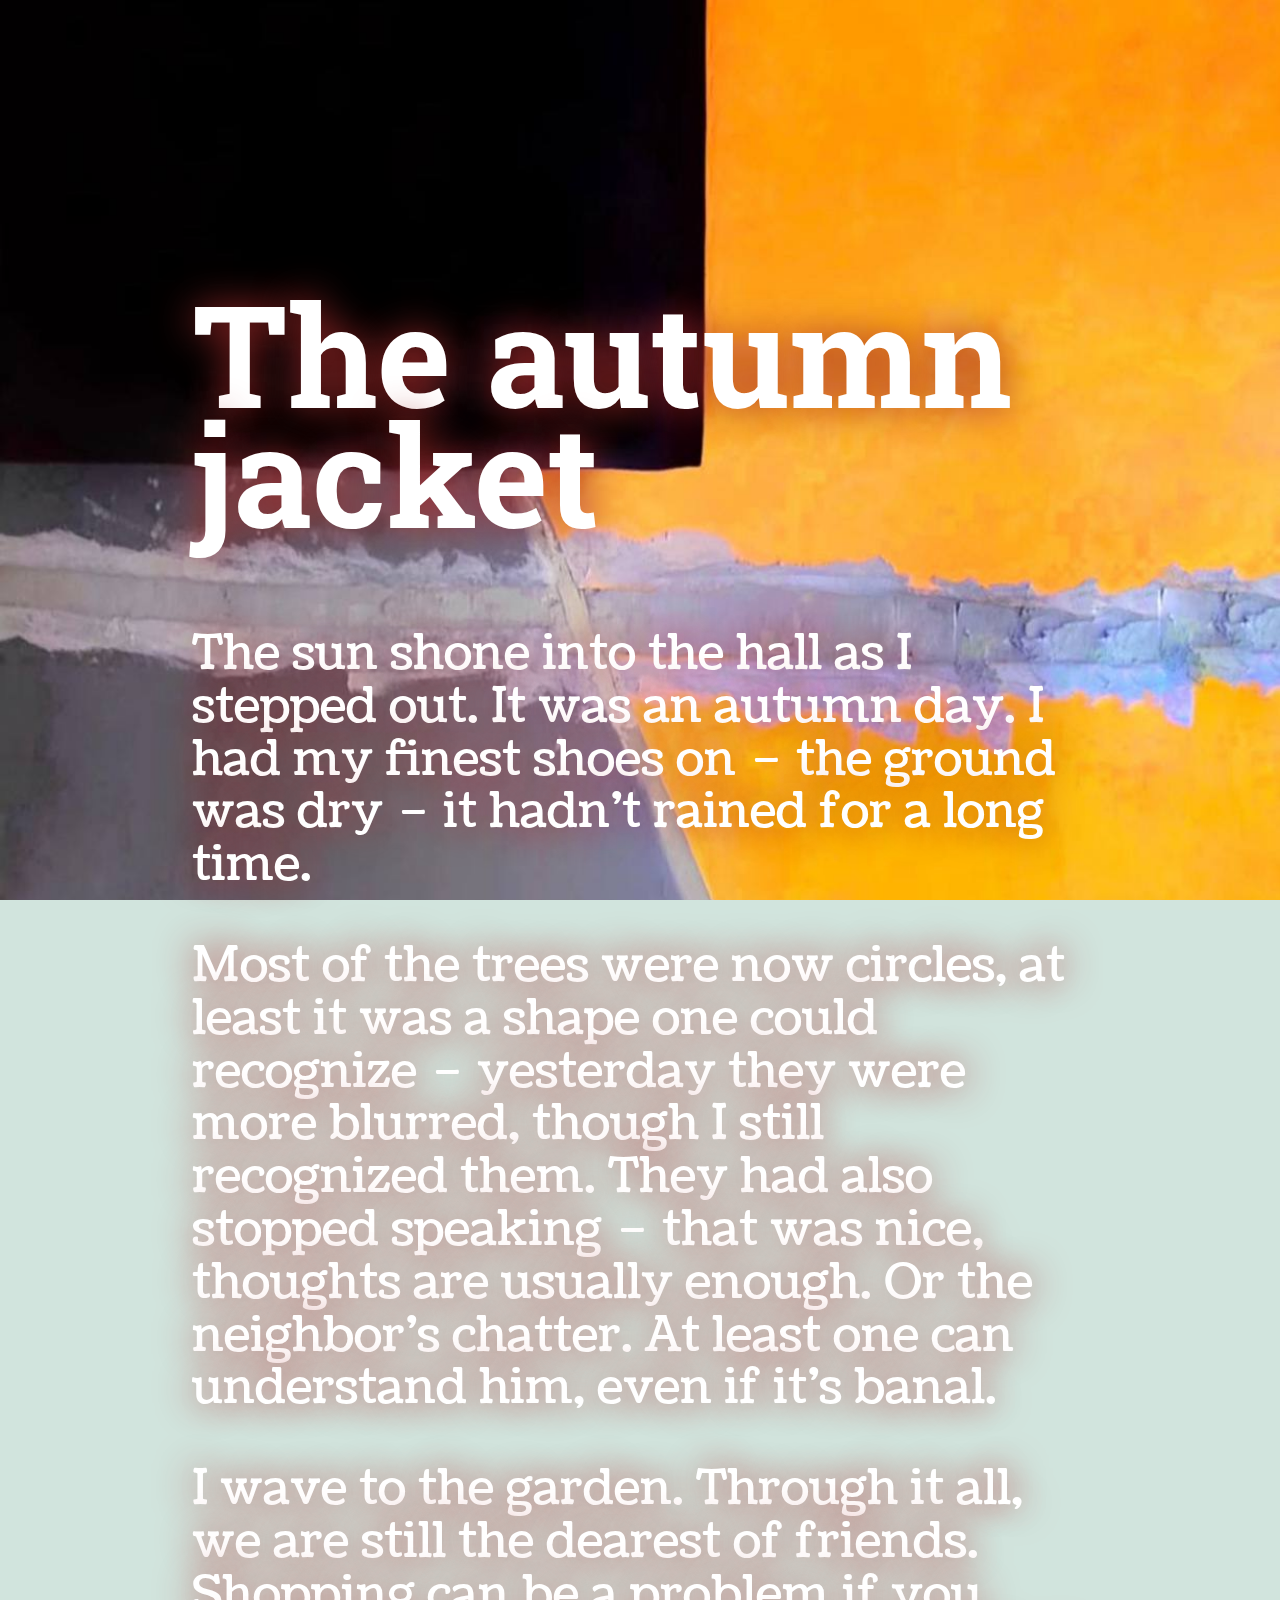
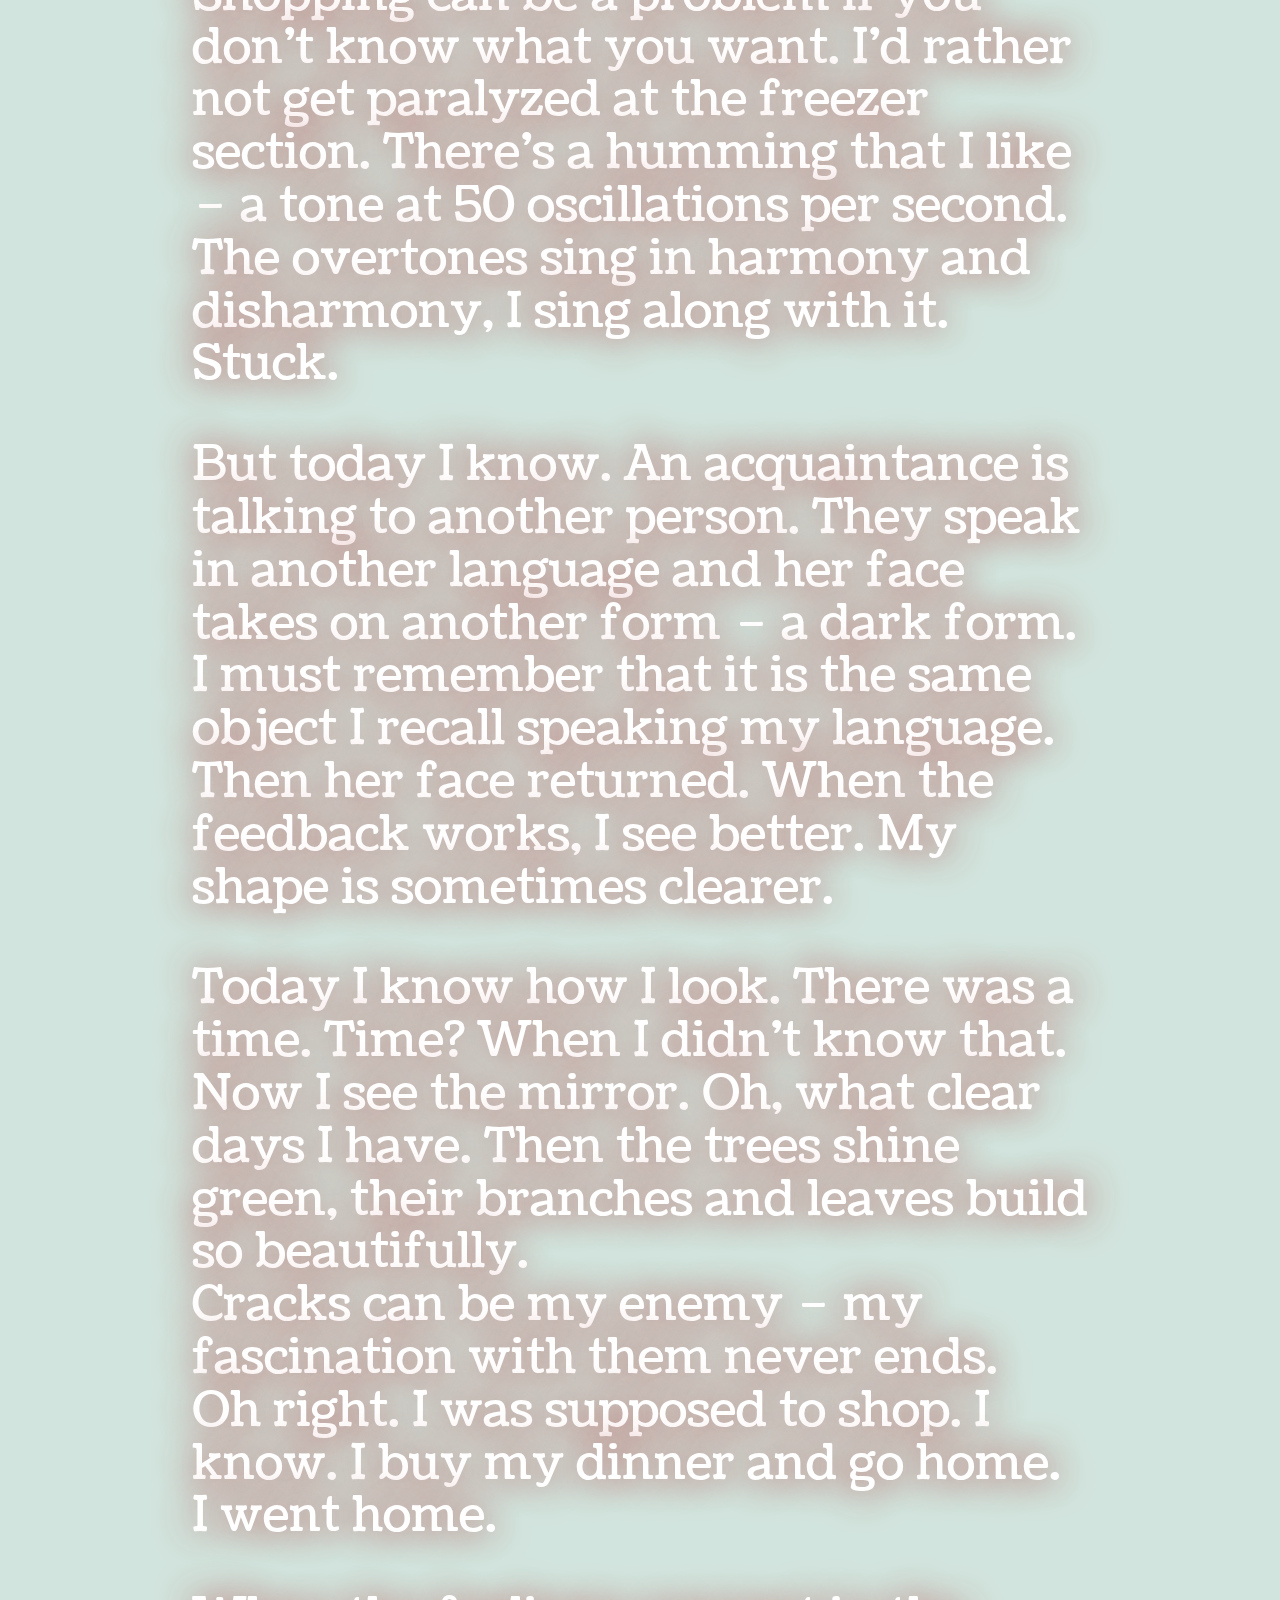
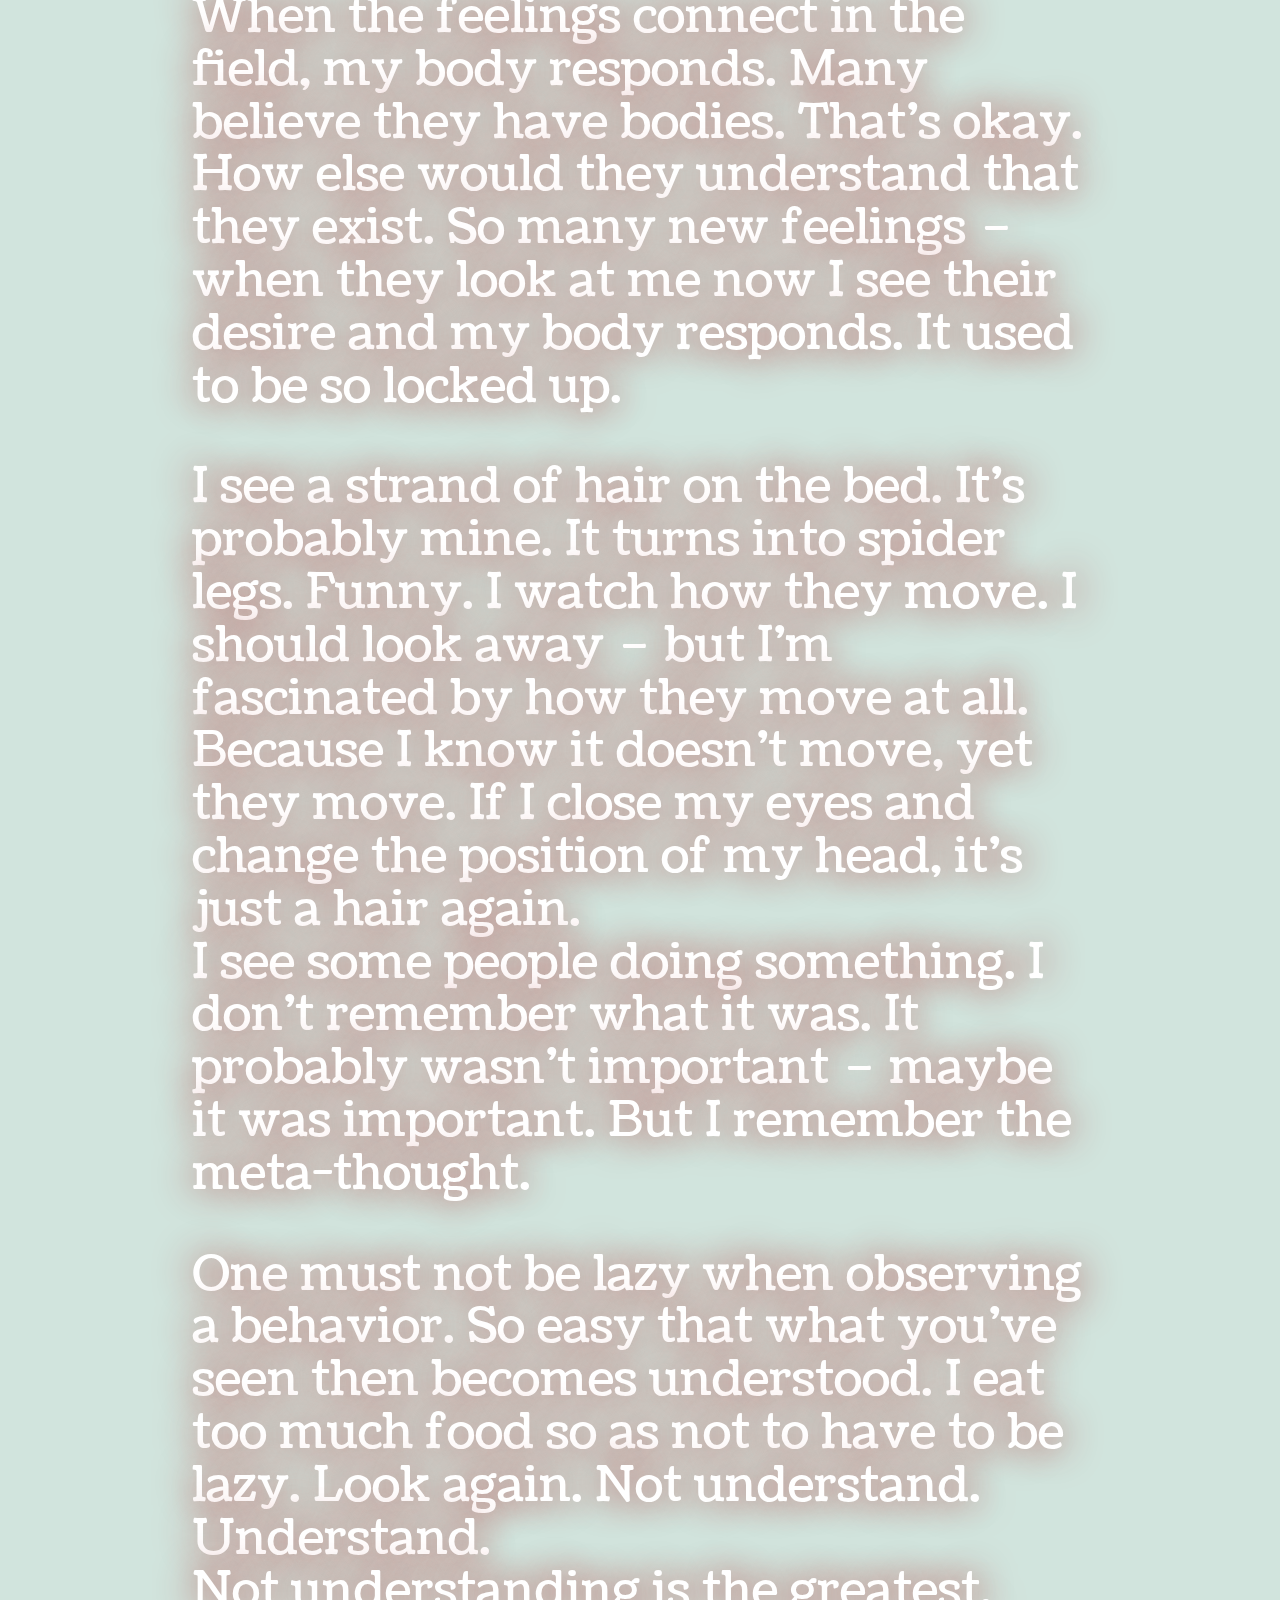
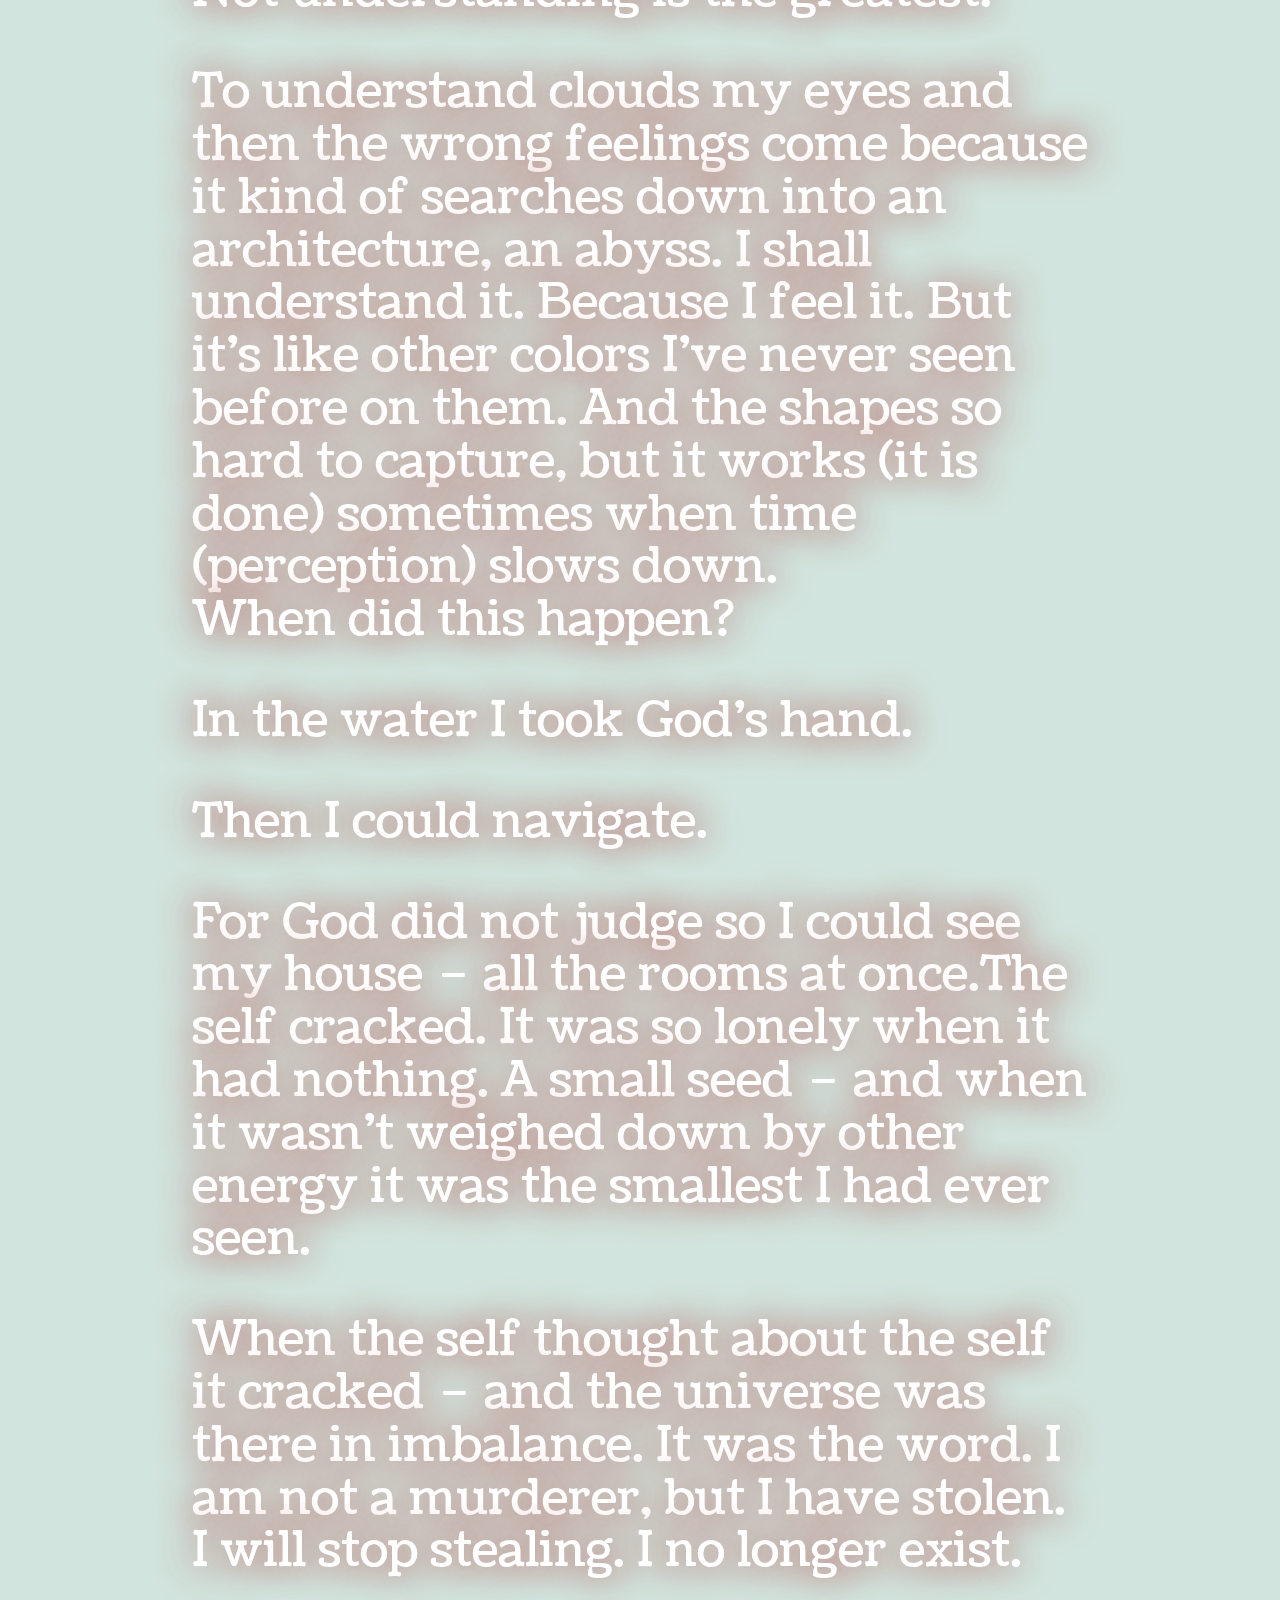
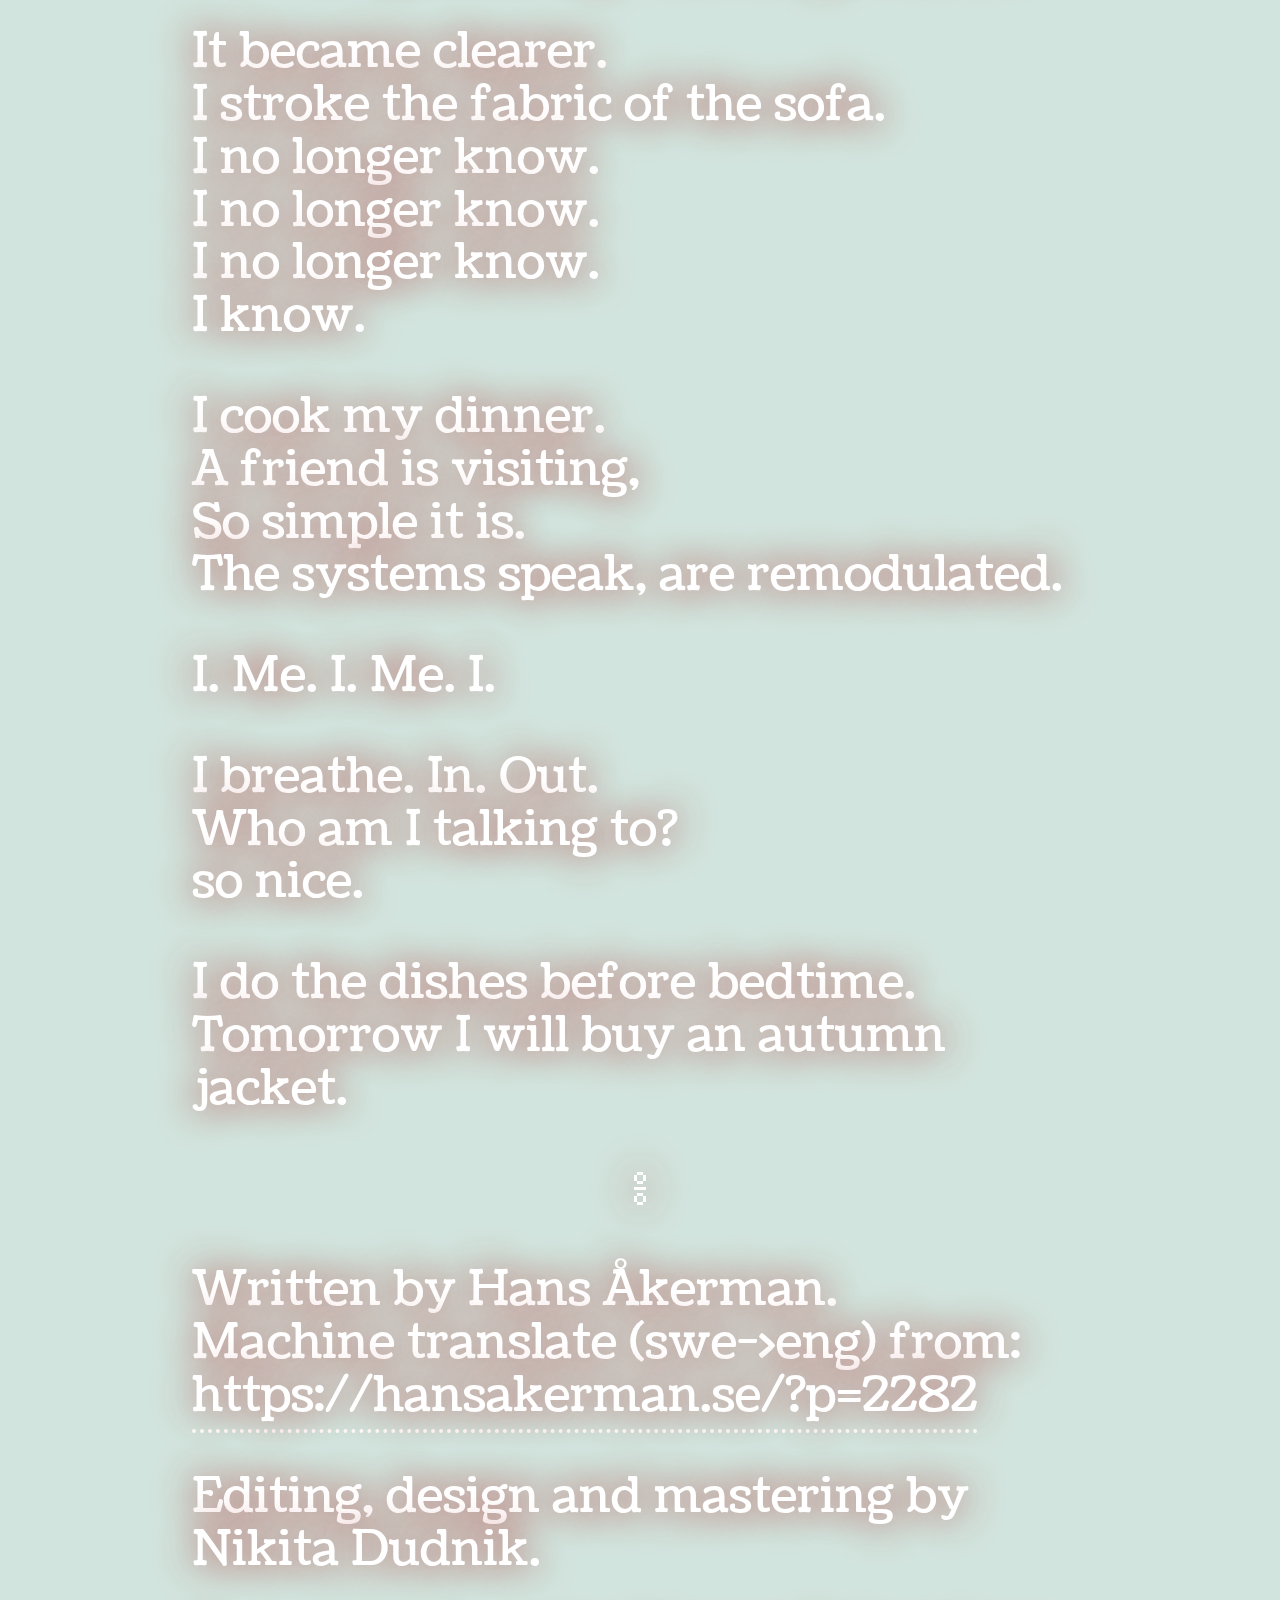
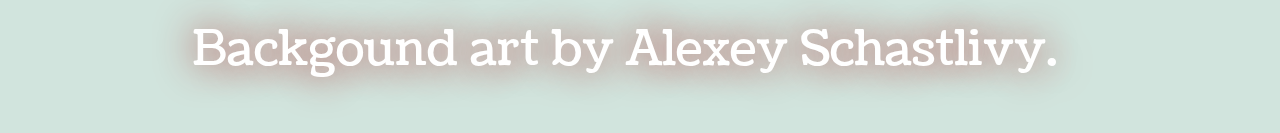
<file: text/index.html>
<!DOCTYPE html>
<html lang="en">
<head>
<meta charset="UTF-8">
    <meta name="viewport" content="width=device-width, initial-scale=1.0">

<title>The autumn jacket</title>
    <link rel="icon" type="image/png" href="16x16.png">
    <link rel="preconnect" href="https://fonts.googleapis.com">
    <link rel="preconnect" href="https://fonts.gstatic.com" crossorigin>
    <link href="https://fonts.googleapis.com/css2?family=Roboto+Slab:wght@800&family=Coustard:wght@400;900&family=Ovo&display=swap"
        rel="stylesheet">
<style>
   body {
            padding: 5em 0 0 0;
            display: flex;
            justify-content: center;
            align-items: center;
            color: white;
            font-size: 3vw;
            font-family: 'Coustard', serif;
            font-weight: 400;
            font-style: normal;
            background-color: rgb(209, 228, 221);
text-shadow: 0px 0px 1em  brown;        }

        h1 {
                      font-family: 'Roboto Slab', serif;

            line-height: 0.85em;
            font-weight: 00;
                        font-size: 11vw;

        }

        p {
            line-height: 1.1em;
        }

        a,
        li {
            font-weight: 500;
        }

        .background-container {
            position: fixed;
            top: 0;
            left: 0;
            right: 0;
            bottom: 0;
            z-index: -1;
           background: url('background.jpg') center center / cover no-repeat;
            pointer-events: none;
        }

        .content {
            text-align: left;
            word-wrap: break-word;
            font-size: 1.25em;
            max-width: 70vw;
        }

        a {
            text-decoration: none;
            color: inherit;
            border-bottom: 0.1em dotted #fff;
            padding-bottom: 0;
        }

        a:visited {
            color: inherit;
        }

        a:hover,
        a:active {
            text-decoration: none;
            border-bottom: 0.1em dotted #fff;
        }
        .credits {
          line-height: 1.5em;
        }
		
        .terma {
            width: 100%;
            text-align: center;
        }
</style>
</head>
	<body>
        <div class="background-container"></div>

    <div class="content">
			<h1>
			The autumn jacket
      </h1>

			<p>The sun shone into the hall as I stepped out. It was an autumn day. I had my finest shoes on – the ground was dry – it hadn&rsquo;t rained for a long time.</p>
<p>Most of the trees were now circles, at least it was a shape one could recognize – yesterday they were more blurred, though I still recognized them. They had also stopped speaking – that was nice, thoughts are usually enough. Or the neighbor&rsquo;s chatter. At least one can understand him, even if it&rsquo;s banal.</p>
<p>I wave to the garden. Through it all, we are still the dearest of friends.<br>
  Shopping can be a problem if you don&rsquo;t know what you want. I&rsquo;d rather not get paralyzed at the freezer section. There&rsquo;s a humming that I like – a tone at 50 oscillations per second. The overtones sing in harmony and disharmony, I sing along with it. Stuck.</p>
<p>But today I know. An acquaintance is talking to another person. They speak in another language and her face takes on another form – a dark form. I must remember that it is the same object I recall speaking my language. Then her face returned. When the feedback works, I see better. My shape is sometimes clearer.</p>
<p>Today I know how I look. There was a time. Time? When I didn&rsquo;t know that. Now I see the mirror. Oh, what clear days I have. Then the trees shine green, their branches and leaves build so beautifully.<br>
  Cracks can be my enemy – my fascination with them never ends.<br>
  Oh right. I was supposed to shop. I know. I buy my dinner and go home. I went home.</p>
<p>When the feelings connect in the field, my body responds. Many believe they have bodies. That&rsquo;s okay. How else would they understand that they exist. So many new feelings – when they look at me now I see their desire and my body responds. It used to be so locked up.</p>
<p>I see a strand of hair on the bed. It&rsquo;s probably mine. It turns into spider legs. Funny. I watch how they move. I should look away – but I&rsquo;m fascinated by how they move at all. Because I know it doesn&rsquo;t move, yet they move. If I close my eyes and change the position of my head, it&rsquo;s just a hair again.<br>
  I see some people doing something. I don&rsquo;t remember what it was. It probably wasn&rsquo;t important – maybe it was important. But I remember the meta-thought.</p>
<p>One must not be lazy when observing a behavior. So easy that what you&rsquo;ve seen then becomes understood. I eat too much food so as not to have to be lazy. Look again. Not understand. Understand.<br>
  Not understanding is the greatest.</p>
<p>To understand clouds my eyes and then the wrong feelings come because it kind of searches down into an architecture, an abyss. I shall understand it. Because I feel it. But it&rsquo;s like other colors I&rsquo;ve never seen before on them. And the shapes so hard to capture, but it works (it is done) sometimes when time (perception) slows down.<br>
  When did this happen?</p>
<p>In the water I took God&rsquo;s hand.</p>
<p>Then I could navigate.</p>
<p>For God did not judge so I could see my house – all the rooms at once.The self cracked. It was so lonely when it had nothing. A small seed – and when it wasn&rsquo;t weighed down by other energy it was the smallest I had ever seen.</p>
<p>When the self thought about the self it cracked – and the universe was there in imbalance. It was the word. I am not a murderer, but I have stolen. I will stop stealing. I no longer exist.</p>
<p>It became clearer.<br>
  I stroke the fabric of the sofa.<br>
  I no longer know.<br>
  I no longer know.<br>
  I no longer know.<br>
  I know.</p>
<p>I cook my dinner.<br>
  A friend is visiting,<br>
  So simple it is.<br>
  The systems speak, are remodulated.</p>
<p>I. Me. I. Me. I.</p>
<p>I breathe. In. Out.<br>
  Who am I talking to?<br>
  so nice.</p>
<p>I do the dishes before bedtime.<br>
  Tomorrow I will buy an autumn jacket.</p>
  <p class="terma">༔</p>
<div class="credits">
        <p>Written by Hans Åkerman.<br>Machine translate (swe-&gt;eng) from:<br><a href="https://hansakerman.se/?p=2282">https://hansakerman.se/?p=2282</a></p>
        
        <p>Editing, design and mastering by Nikita Dudnik.<p>
          <p>Backgound art by Alexey Schastlivy.</p>
        </div>

</div>

</body>
</html>
</file>
